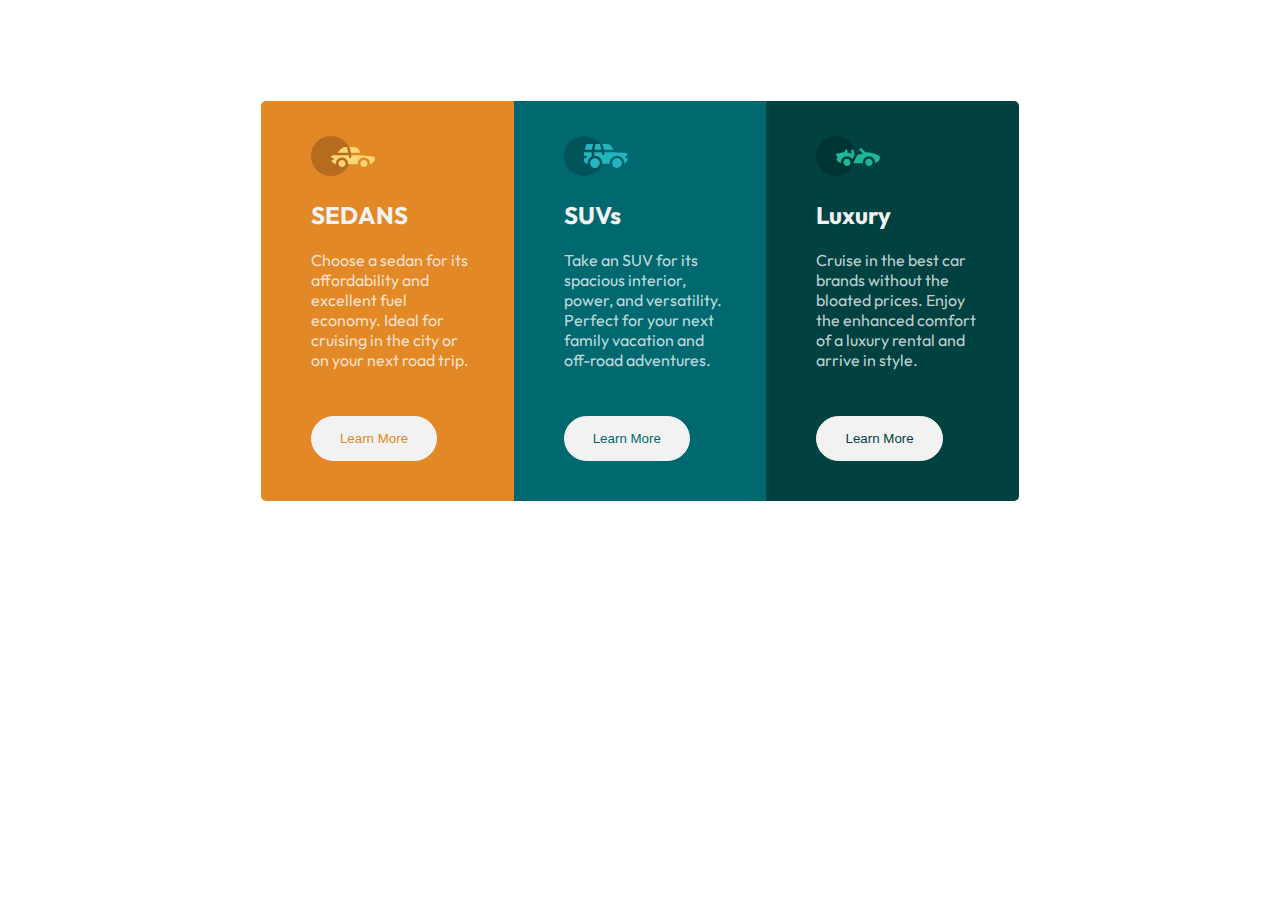
<file: 3-column-preview-card-component/index.html>
<!DOCTYPE html>
<html lang="en">
<head>
    <meta charset="UTF-8">
    <meta http-equiv="X-UA-Compatible" content="IE=edge">
    <meta name="viewport" content="width=device-width, initial-scale=1.0">
    <link rel="stylesheet" href="style.css">
    <title>3-column preview card component</title>
</head>
<body>
    <div class="container">
        <div class="column column__one">
            <div class="content">
                <img src="images/icon-sedans.svg" alt="">
                <h2>SEDANS</h2>
                <p>Choose a sedan for its affordability and excellent fuel economy. Ideal for cruising in the city 
                    or on your next road trip.
                </p>
                <button>Learn More</button>
            </div>
        </div>
        <div class="column column__two">
            <div class="content">
                <img src="images/icon-suvs.svg" alt="">
                <h2>SUVs</h2>
                <p>Take an SUV for its spacious interior, power, and versatility. Perfect for your next family vacation 
                    and off-road adventures.
                </p>
                <button>Learn More</button>
            </div>
        </div>
        <div class="column column__three">
            <div class="content">
                <img src="images/icon-luxury.svg" alt="">
                <h2>Luxury</h2>
                <p>Cruise in the best car brands without the bloated prices. Enjoy the enhanced comfort of a luxury 
                    rental and arrive in style.
                </p>
                <button>Learn More</button>
            </div>
        </div>
    </div>
</body>
</html>
</file>
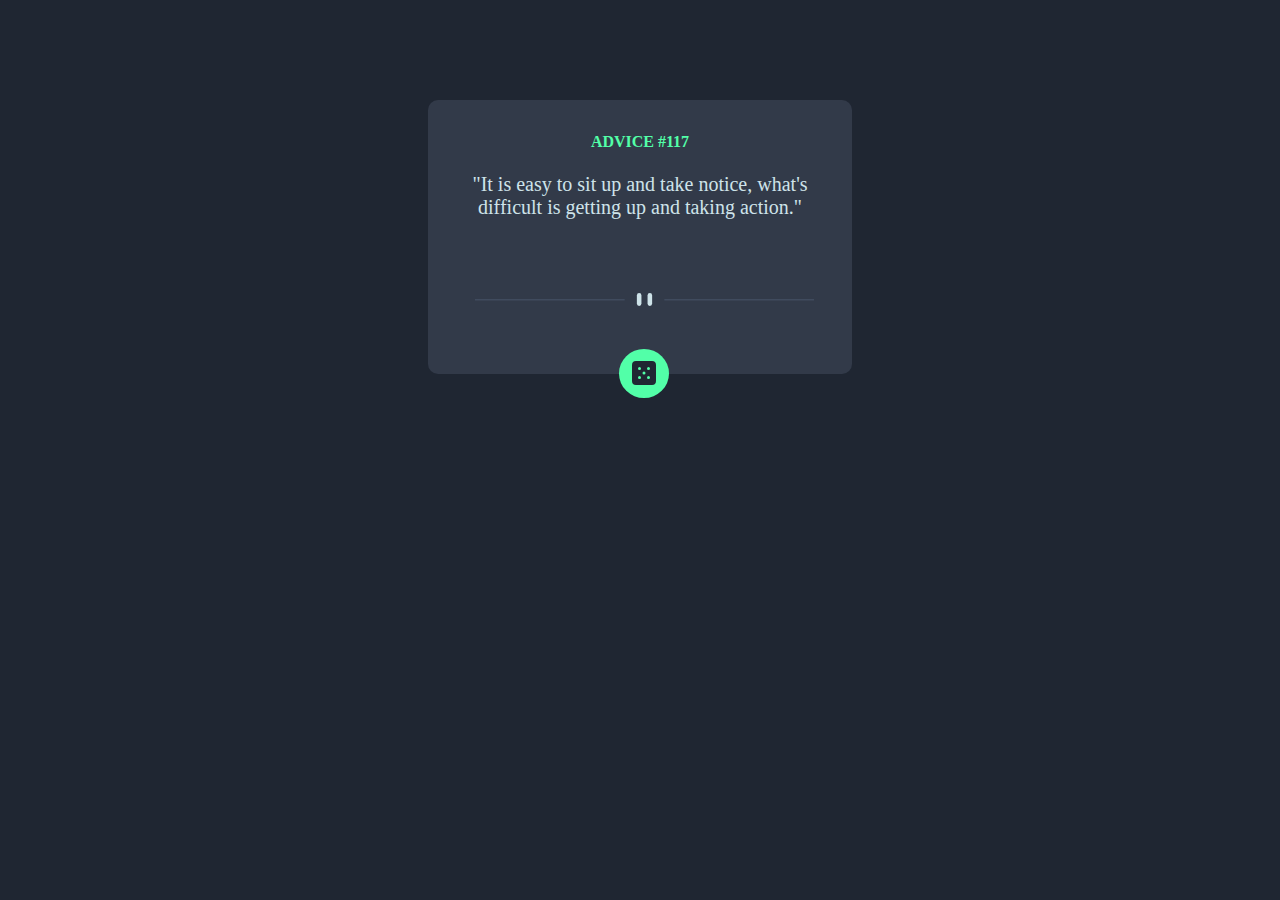
<file: advice-generator-app/index.html>
<!DOCTYPE html>
<html lang="en">
<head>
    <meta charset="UTF-8">
    <meta http-equiv="X-UA-Compatible" content="IE=edge">
    <meta name="viewport" content="width=device-width, initial-scale=1.0">
    <link rel="stylesheet" href="style.css">
    <title>Advice Generator</title>
</head>
<body>
    <div class="content">
        <h4 id="id">ADVICE #117</h4>
        <p id="advice">"It is easy to sit up and take notice, what's difficult is getting up and taking action."</p>
        <div class="divider">
            <img src="images/pattern-divider-desktop.svg" alt="">
        </div>
        <div class="dice" id="dice">
            <img  src="images/icon-dice.svg" alt="" srcset="">
        </div>
    </div>
    <script src="generate.js"></script>
</body>
</html>
</file>
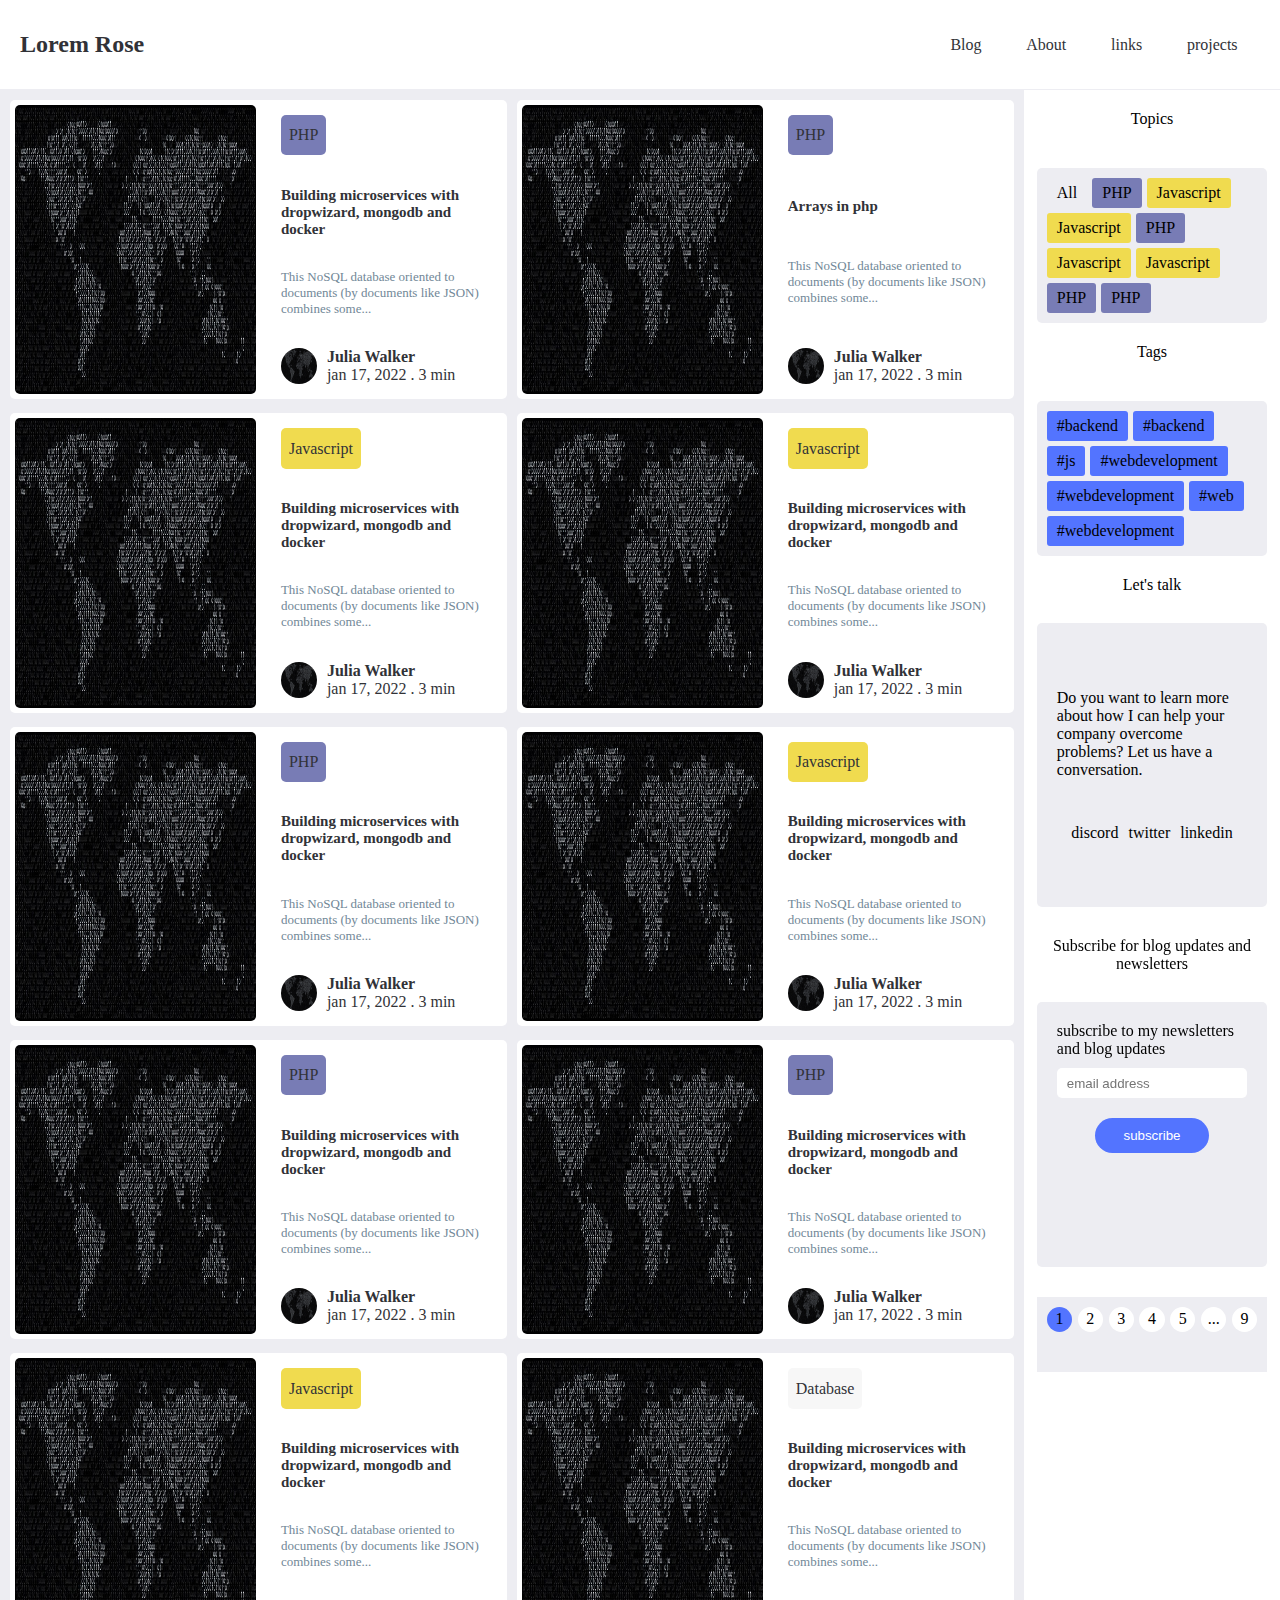
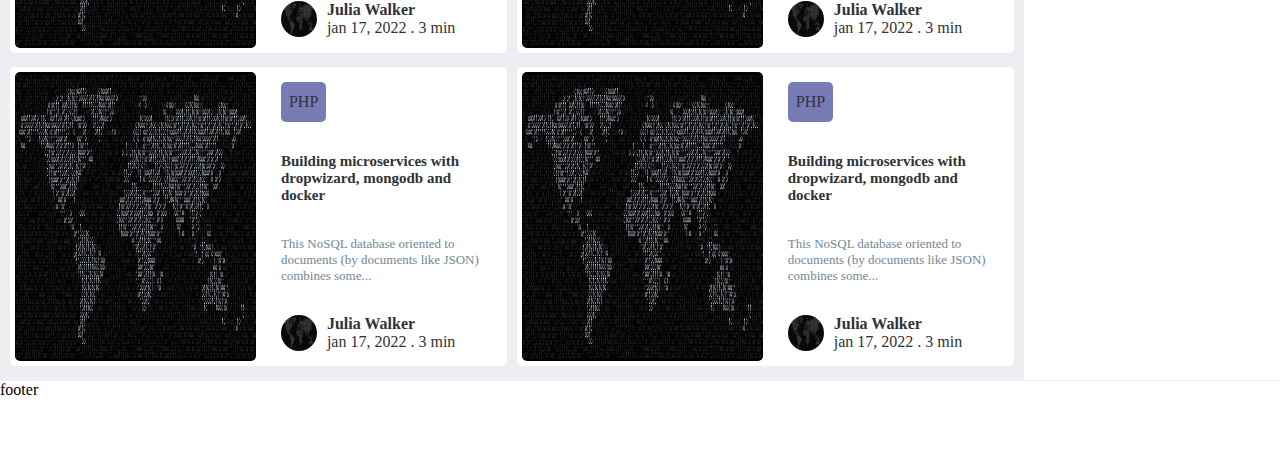
<file: blog-template/index.html>
<!DOCTYPE html>
<html lang="en">
  <head>
    <meta charset="UTF-8" />
    <meta http-equiv="X-UA-Compatible" content="IE=edge" />
    <meta name="viewport" content="width=device-width, initial-scale=1.0" />
    <link rel="stylesheet" href="style.css" />
    <title>Document</title>
  </head>
  <body class="light-theme">
    <header>
      <div class="header-left">
        <h2>Lorem Rose</h2>
      </div>
      <div class="header-right">
        <ul>
          <li>Blog</li>
          <li>About</li>
          <li>links</li>
          <li>projects</li>
        </ul>
      </div>
    </header>
    <div class="content">
      <div class="articles">
        <div class="article">
          <img
            src="assets/images/programming-world-map-on.jpg"
            width="100px"
            height="100px"
            alt=""
          />
          <div class="article-details">
            <div class="topic-name php"><span>PHP</span></div>
            <h2>Building microservices with dropwizard, mongodb and docker</h2>
            <p>
              This NoSQL database oriented to documents (by documents like JSON)
              combines some...
            </p>
            <div class="author-details">
              <img
                src="assets/images/programming-world-map-on.jpg"
                width="100px"
                height="100px"
                alt=""
              />
              <div class="author-name-time">
                <h4>Julia Walker</h4>
                <span>jan 17, 2022 . 3 min</span>
              </div>
            </div>
          </div>
        </div>
        <div class="article">
          <img
            src="assets/images/programming-world-map-on.jpg"
            width="100px"
            height="100px"
            alt=""
          />
          <div class="article-details">
            <div class="topic-name php"><span>PHP</span></div>
            <h2>Arrays in php</h2>
            <p>
              This NoSQL database oriented to documents (by documents like JSON)
              combines some...
            </p>
            <div class="author-details">
              <img
                src="assets/images/programming-world-map-on.jpg"
                width="100px"
                height="100px"
                alt=""
              />
              <div class="author-name-time">
                <h4>Julia Walker</h4>
                <span>jan 17, 2022 . 3 min</span>
              </div>
            </div>
          </div>
        </div>
        <div class="article">
          <img
            src="assets/images/programming-world-map-on.jpg"
            width="100px"
            height="100px"
            alt=""
          />
          <div class="article-details">
            <div class="topic-name js"><span>Javascript</span></div>
            <h2>Building microservices with dropwizard, mongodb and docker</h2>
            <p>
              This NoSQL database oriented to documents (by documents like JSON)
              combines some...
            </p>
            <div class="author-details">
              <img
                src="assets/images/programming-world-map-on.jpg"
                width="100px"
                height="100px"
                alt=""
              />
              <div class="author-name-time">
                <h4>Julia Walker</h4>
                <span>jan 17, 2022 . 3 min</span>
              </div>
            </div>
          </div>
        </div>
        <div class="article">
          <img
            src="assets/images/programming-world-map-on.jpg"
            width="100px"
            height="100px"
            alt=""
          />
          <div class="article-details">
            <div class="topic-name js"><span>Javascript</span></div>
            <h2>Building microservices with dropwizard, mongodb and docker</h2>
            <p>
              This NoSQL database oriented to documents (by documents like JSON)
              combines some...
            </p>
            <div class="author-details">
              <img
                src="assets/images/programming-world-map-on.jpg"
                width="100px"
                height="100px"
                alt=""
              />
              <div class="author-name-time">
                <h4>Julia Walker</h4>
                <span>jan 17, 2022 . 3 min</span>
              </div>
            </div>
          </div>
        </div>
        <div class="article">
          <img
            src="assets/images/programming-world-map-on.jpg"
            width="100px"
            height="100px"
            alt=""
          />
          <div class="article-details">
            <div class="topic-name php"><span>PHP</span></div>
            <h2>Building microservices with dropwizard, mongodb and docker</h2>
            <p>
              This NoSQL database oriented to documents (by documents like JSON)
              combines some...
            </p>
            <div class="author-details">
              <img
                src="assets/images/programming-world-map-on.jpg"
                width="100px"
                height="100px"
                alt=""
              />
              <div class="author-name-time">
                <h4>Julia Walker</h4>
                <span>jan 17, 2022 . 3 min</span>
              </div>
            </div>
          </div>
        </div>
        <div class="article">
          <img
            src="assets/images/programming-world-map-on.jpg"
            width="100px"
            height="100px"
            alt=""
          />
          <div class="article-details">
            <div class="topic-name js"><span>Javascript</span></div>
            <h2>Building microservices with dropwizard, mongodb and docker</h2>
            <p>
              This NoSQL database oriented to documents (by documents like JSON)
              combines some...
            </p>
            <div class="author-details">
              <img
                src="assets/images/programming-world-map-on.jpg"
                width="100px"
                height="100px"
                alt=""
              />
              <div class="author-name-time">
                <h4>Julia Walker</h4>
                <span>jan 17, 2022 . 3 min</span>
              </div>
            </div>
          </div>
        </div>
        <div class="article">
          <img
            src="assets/images/programming-world-map-on.jpg"
            width="100px"
            height="100px"
            alt=""
          />
          <div class="article-details">
            <div class="topic-name php"><span>PHP</span></div>
            <h2>Building microservices with dropwizard, mongodb and docker</h2>
            <p>
              This NoSQL database oriented to documents (by documents like JSON)
              combines some...
            </p>
            <div class="author-details">
              <img
                src="assets/images/programming-world-map-on.jpg"
                width="100px"
                height="100px"
                alt=""
              />
              <div class="author-name-time">
                <h4>Julia Walker</h4>
                <span>jan 17, 2022 . 3 min</span>
              </div>
            </div>
          </div>
        </div>

        <div class="article">
          <img
            src="assets/images/programming-world-map-on.jpg"
            width="100px"
            height="100px"
            alt=""
          />
          <div class="article-details">
            <div class="topic-name php"><span>PHP</span></div>
            <h2>Building microservices with dropwizard, mongodb and docker</h2>
            <p>
              This NoSQL database oriented to documents (by documents like JSON)
              combines some...
            </p>
            <div class="author-details">
              <img
                src="assets/images/programming-world-map-on.jpg"
                width="100px"
                height="100px"
                alt=""
              />
              <div class="author-name-time">
                <h4>Julia Walker</h4>
                <span>jan 17, 2022 . 3 min</span>
              </div>
            </div>
          </div>
        </div>
        <div class="article">
          <img
            src="assets/images/programming-world-map-on.jpg"
            width="100px"
            height="100px"
            alt=""
          />
          <div class="article-details">
            <div class="topic-name js"><span>Javascript</span></div>
            <h2>Building microservices with dropwizard, mongodb and docker</h2>
            <p>
              This NoSQL database oriented to documents (by documents like JSON)
              combines some...
            </p>
            <div class="author-details">
              <img
                src="assets/images/programming-world-map-on.jpg"
                width="100px"
                height="100px"
                alt=""
              />
              <div class="author-name-time">
                <h4>Julia Walker</h4>
                <span>jan 17, 2022 . 3 min</span>
              </div>
            </div>
          </div>
        </div>
        <div class="article">
          <img
            src="assets/images/programming-world-map-on.jpg"
            width="100px"
            height="100px"
            alt=""
          />
          <div class="article-details">
            <div class="topic-name"><span>Database</span></div>
            <h2>Building microservices with dropwizard, mongodb and docker</h2>
            <p>
              This NoSQL database oriented to documents (by documents like JSON)
              combines some...
            </p>
            <div class="author-details">
              <img
                src="assets/images/programming-world-map-on.jpg"
                width="100px"
                height="100px"
                alt=""
              />
              <div class="author-name-time">
                <h4>Julia Walker</h4>
                <span>jan 17, 2022 . 3 min</span>
              </div>
            </div>
          </div>
        </div>
        <div class="article">
          <img
            src="assets/images/programming-world-map-on.jpg"
            width="100px"
            height="100px"
            alt=""
          />
          <div class="article-details">
            <div class="topic-name php"><span>PHP</span></div>
            <h2>Building microservices with dropwizard, mongodb and docker</h2>
            <p>
              This NoSQL database oriented to documents (by documents like JSON)
              combines some...
            </p>
            <div class="author-details">
              <img
                src="assets/images/programming-world-map-on.jpg"
                width="100px"
                height="100px"
                alt=""
              />
              <div class="author-name-time">
                <h4>Julia Walker</h4>
                <span>jan 17, 2022 . 3 min</span>
              </div>
            </div>
          </div>
        </div>
        <div class="article">
          <img
            src="assets/images/programming-world-map-on.jpg"
            width="100px"
            height="100px"
            alt=""
          />
          <div class="article-details">
            <div class="topic-name php"><span>PHP</span></div>
            <h2>Building microservices with dropwizard, mongodb and docker</h2>
            <p>
              This NoSQL database oriented to documents (by documents like JSON)
              combines some...
            </p>
            <div class="author-details">
              <img
                src="assets/images/programming-world-map-on.jpg"
                width="100px"
                height="100px"
                alt=""
              />
              <div class="author-name-time">
                <h4>Julia Walker</h4>
                <span>jan 17, 2022 . 3 min</span>
              </div>
            </div>
          </div>
        </div>
      </div>
      <div class="sidebar">
        <div class="topics-head head">
          <span>Topics</span>
        </div>
        <div class="topics sidebar-item">
          <div class="topic-item">
            <span>All</span>
          </div>
          <div class="topic-item php">
            <span>PHP</span>
          </div>
          <div class="topic-item js">
            <span>Javascript</span>
          </div>
          <div class="topic-item js">
            <span>Javascript</span>
          </div>
          <div class="topic-item php">
            <span>PHP</span>
          </div>
          <div class="topic-item js">
            <span>Javascript</span>
          </div>
          <div class="topic-item js">
            <span>Javascript</span>
          </div>
          <div class="topic-item php">
            <span>PHP</span>
          </div>
          <div class="topic-item php">
            <span>PHP</span>
          </div>
        </div>
        <div class="tags-head head">
          <span>Tags</span>
        </div>
        <div class="tags sidebar-item">
          <div class="tag-item">
            <span>#backend</span>
          </div>
          <div class="tag-item">
            <span>#backend</span>
          </div>
          <div class="tag-item">
            <span>#js</span>
          </div>
          <div class="tag-item">
            <span>#webdevelopment</span>
          </div>
          <div class="tag-item">
            <span>#webdevelopment</span>
          </div>
          <div class="tag-item">
            <span>#web</span>
          </div>
          <div class="tag-item">
            <span>#webdevelopment</span>
          </div>
        </div>
        <div class="contact-head head">
          <span>Let's talk</span>
        </div>
        <div class="contact-me">
          <p>
            Do you want to learn more about how I can help your company overcome
            problems? Let us have a conversation.
          </p>
          <div class="contact-icons">
            <span>discord</span>
            <span>twitter</span>
            <span>linkedin</span>
          </div>
        </div>
        <div class="subscribe-sticky">
          <div class="newsletter-and-subscribe-head head">
            <span>Subscribe for blog updates and newsletters</span>
          </div>
          <div class="subscribe-form">
            <p>subscribe to my newsletters and blog updates</p>
            <form action="">
              <input type="email" placeholder="email address" />
              <button>subscribe</button>
            </form>
          </div>
          <div class="pagination">
            <div class="bar">
              <div class="pages">
                <span class="current">1</span>
                <span>2</span>
                <span>3</span>
                <span>4</span>
                <span>5</span>
                <span>...</span>
                <span>9</span>
              </div>
            </div>
          </div>
        </div>
      </div>
    </div>
    <div class="footer">footer</div>
  </body>
</html>
<!-- use skeleton for space -->
</file>
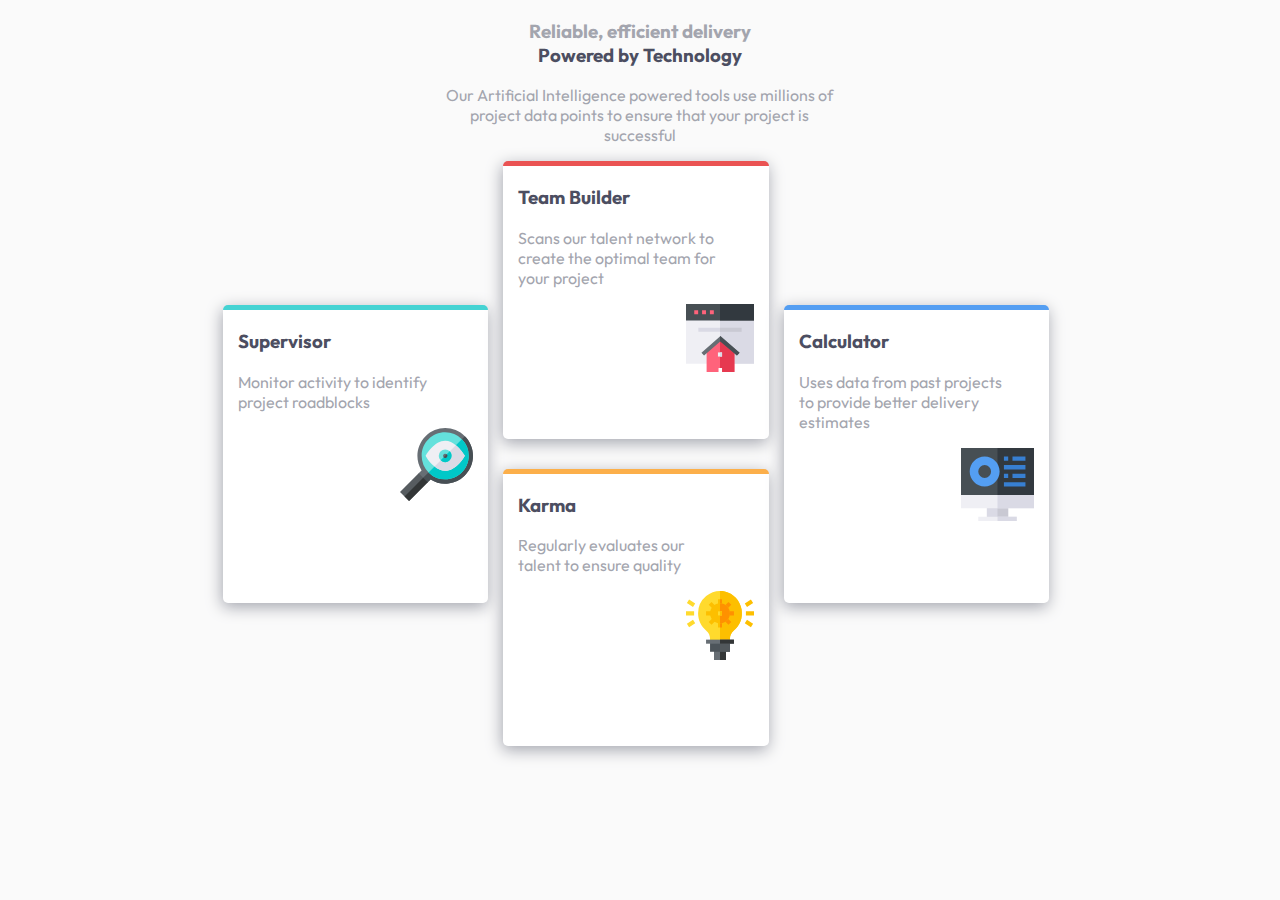
<file: four-card-feature-section/index.html>
<!DOCTYPE html>
<html lang="en">
<head>
    <meta charset="UTF-8">
    <meta http-equiv="X-UA-Compatible" content="IE=edge">
    <meta name="viewport" content="width=device-width, initial-scale=1.0">
    <link rel="stylesheet" href="style.css">
    <link rel="preconnect" href="https://fonts.googleapis.com">
    <link rel="preconnect" href="https://fonts.gstatic.com" crossorigin>
    <link href="https://fonts.googleapis.com/css2?family=Outfit&display=swap" rel="stylesheet">
    <title>Frontend Mentor | Four card feature section</title>
</head>
<body>
    <div class="top-text">
        <h3>Reliable, efficient delivery <br><span>Powered by Technology</span></h3>
        <p>Our Artificial Intelligence powered tools use millions of project data points 
            to ensure that your project is successful
        </p>
    </div>
    <div class="content">
        <div class="item1 item middle">
            <div class="text">
                <h3>Supervisor</h3>
                <p>Monitor activity to identify project roadblocks</p>
                
            </div>
            <img src="images/icon-supervisor.svg" alt="">
        </div>
        <div class="item2 item">
            <div class="item2__1 item2__item">
                <div class="text">
                    <h3>Team Builder</h3>
                    <p>Scans our talent network to create the optimal team for your project</p>
                    
                </div>
                <img src="images/icon-team-builder.svg" alt="">
            </div>
            <div class="item2__2 item2__item">
                <div class="text">
                    <h3>Karma</h3>
                    <p>Regularly evaluates our talent to ensure quality</p>
                    
                </div>
                <img src="images/icon-karma.svg" alt="">
            </div>
        </div>
        <div class="item3 item middle">
            <div class="text">
                <h3>Calculator</h3>
                <p>Uses data from past projects to provide better delivery estimates</p>
                
            </div>
            <img src="images/icon-calculator.svg" alt="">
        </div>
    </div>
</body>
</html>
</file>
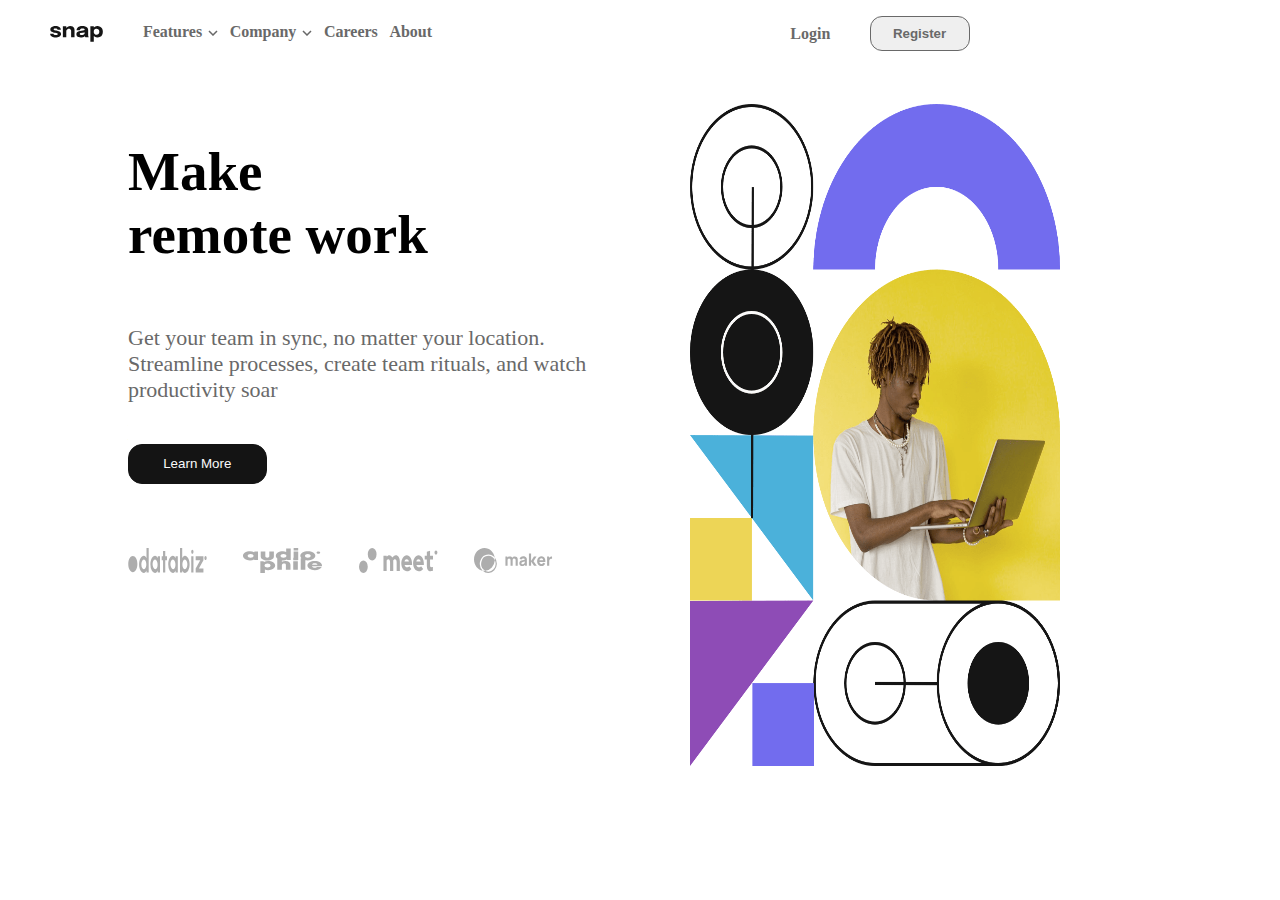
<file: intro-section-with-dropdown-navigation/index.html>
<!DOCTYPE html>
<html lang="en">
<head>
    <meta charset="UTF-8">
    <meta http-equiv="X-UA-Compatible" content="IE=edge">
    <meta name="viewport" content="width=device-width, initial-scale=1.0">
    <link rel="stylesheet" href="style.css">
    <title>Document</title>
</head>
<body id="body">
    <div class="header">
        
        <div class="left-header">
            <img src="images/logo.svg" alt="" class="logo">
            <ul class="left-ul hide show-menu" >
                <li><div class="nav">
                      <div class="hover flex-items" id="features-arrow">Features <img src="images/icon-arrow-down.svg" alt="" id="features-arrow-image"></div>
                      
                          <ul class="nav-div-flex features" id="features">
                              <li><div class="hidden-flex"> <img src="images/icon-todo.svg" alt=""> Todo List</div></li>
                              <li><div class="hidden-flex"> <img src="images/icon-calendar.svg" alt=""> Calender</div></li>
                              <li> <div class="hidden-flex"><img src="images/icon-reminders.svg" alt=""> Reminders</div></li>
                              <li><div class="hidden-flex"><img src="images/icon-planning.svg" alt=""> Planning</div></li>
                          </ul>
                      
                  </div>
                </li>
                <li><div class="nav">
                    <div class="hover flex-items" id="company-arrow">Company <img src="images/icon-arrow-down.svg" alt="" id="company-arrow-image"></div>
                        <ul class="nav-div-flex" id="company">
                            <li>History</li>
                            <li>Our Team</li>
                            <li>Blog</li>
                        </ul>
                    </div>
                </li>
                <li class="hover">Careers</li>
                <li class="hover">About</li>
            </ul>
        </div>
        <div class="right-header">
            
            <ul class="right-ul hide show-menu" >
                
                <li class="hover">Login</li>
                <li><button>Register</button></li>
            </ul>
        </div>
        
            <img src="images/icon-menu.svg" alt="" class="menu-icon" id="menu-icon">
        <div class="mobile-right-header" id="mobile-right-header">
            
            <div class="items" id="items-mobile">
                <ul>
                    <li><div class="hover flex-items" id="features-arrow-mobile">Features <img src="images/icon-arrow-down.svg" alt="" id="features-arrow-mobile-image"></div>
                        <div class="under-features" id="under-features">
                            <ul>
                                <li><div class="features-item"> <img src="images/icon-todo.svg" alt=""> Todo List</div></li>
                                <li><div class="features-item"> <img src="images/icon-calendar.svg" alt=""> Calender</div></li>
                                <li><div class="features-item"><img src="images/icon-reminders.svg" alt=""> Reminders</div></li>
                                <li><div class="features-item"><img src="images/icon-planning.svg" alt=""> Planning</div></li>
                            </ul>  
                        </div>

                    </li>    
                    <li><div class="hover flex-items" id="company-arrow-mobile">Company <img src="images/icon-arrow-down.svg" alt="" id="company-arrow-mobile-image"></div>
                        <div class="under-company" id="under-company">
                            <ul>
                                <li>History</li>
                                <li>Our Team</li>
                                <li>Blog</li>
                            </ul>
                        </div>
                    </li>
                    <li>Careers</li>
                    <li>About</li>
                </ul>
                
            </div>
            
        </div>
    </div>
    <div class="content">
        <div class="left">
            <h1>Make <br>remote work</h1>
            <p>Get your team in sync, no matter your location. Streamline processes, create team rituals, 
                and watch productivity soar
            </p>
            <button>Learn More</button>
            <div class="flex-items">
                <img src="images/client-databiz.svg" alt="">
                <img src="images/client-audiophile.svg" alt="">
                <img src="images/client-meet.svg" alt="">
                <img src="images/client-maker.svg" alt="">
            </div>
        </div>
        <div class="right">
            <img src="images/image-hero-desktop.png" alt="">
            
        </div>
    </div>
    <script src="toggle.js"></script>
</body>
</html>
</file>
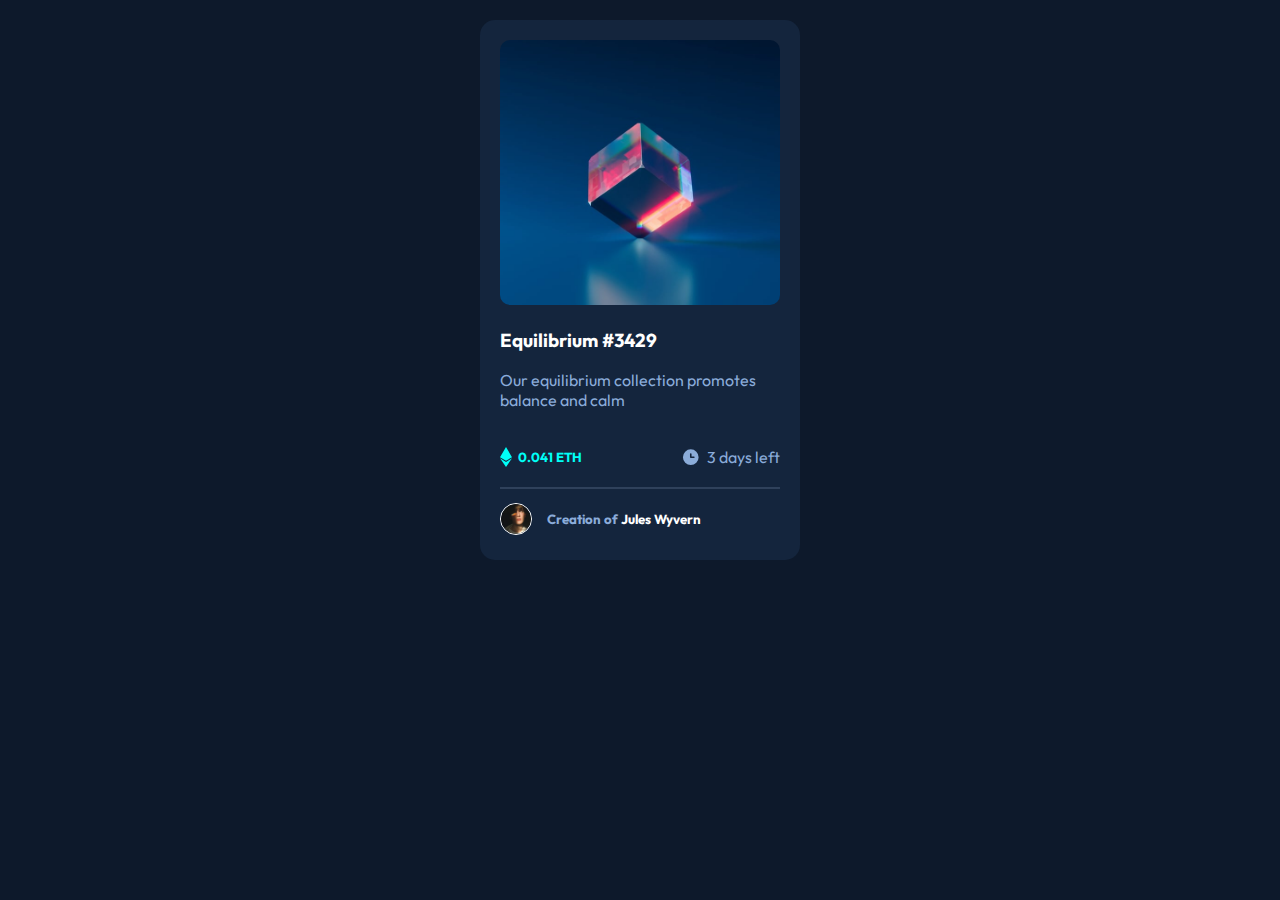
<file: nft-preview-card/index.html>
<!DOCTYPE html>
<html lang="en">
<head>
    <meta charset="UTF-8">
    <meta http-equiv="X-UA-Compatible" content="IE=edge">
    <meta name="viewport" content="width=device-width, initial-scale=1.0">
    <link rel="stylesheet" href="style.css">
    <title>NFT preview card component</title>
</head>
<body>
    <div class="container">
        <div class="image__nft">
            <img src="images/image-equilibrium.jpg" alt="">
        </div>
        <div class="text">
            <h3>Equilibrium #3429</h3>
            <p>Our equilibrium collection promotes balance and calm</p>
        </div>
        <div class="price-time-details">
            <div class="price">
                <img class="svg" src="images/icon-ethereum.svg" alt="">
                <h5>0.041 ETH</h5>
            </div>
            <div class="time">
                <img class="svg" src="images/icon-clock.svg" alt="">
                <p>3 days left</p>
            </div>
        </div>
        <div class="line"></div>
        <div class="creator">
            <img src="images/image-avatar.png" alt="">
            <h5><span>Creation of</span> <span class="creator-name">Jules Wyvern</span></h5>
        </div>
    </div>
</body>
</html>
</file>
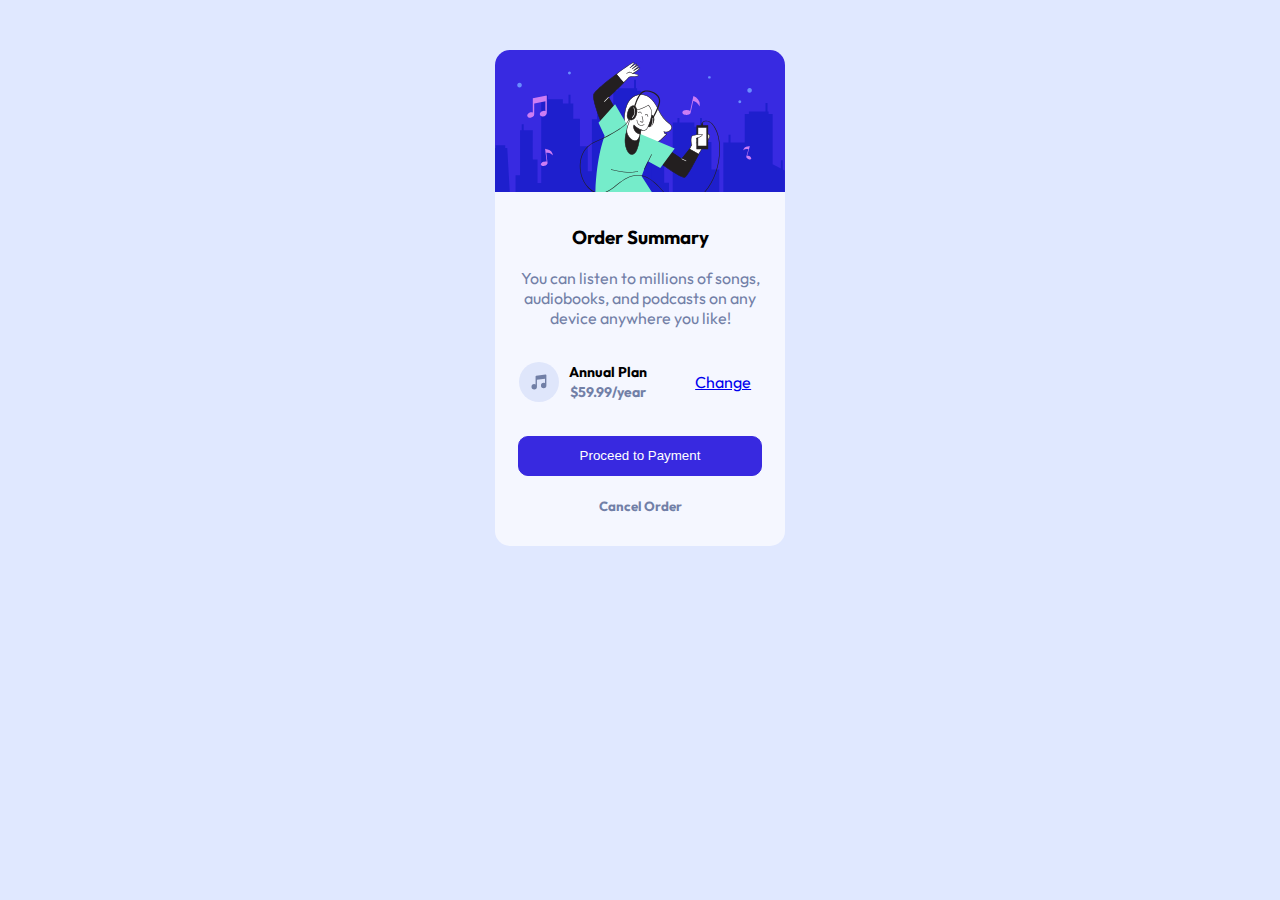
<file: order-summary-component/index.html>
<!DOCTYPE html>
<html lang="en">
<head>
    <meta charset="UTF-8">
    <meta http-equiv="X-UA-Compatible" content="IE=edge">
    <meta name="viewport" content="width=device-width, initial-scale=1.0">
    <link rel="stylesheet" href="style.css">
    <title>Order summary card</title>
</head>
<body>
    <div class="container">
        <img src="images/illustration-hero.svg" alt="">
        <div class="lower-text">
            <h3>Order Summary</h3>
            <p>You can listen to millions of songs,  audiobooks, and podcasts on any 
                device anywhere you like!
            </p>
            <div class="flex-items">
                <div class="flex-items2">
                    <img src="images/icon-music.svg" alt="">
                    
                        <h4>Annual Plan <br><span>$59.99/year</span> </h4>
                        
                </div>
                
                <a href="#">Change</a>
            </div>
            <div class="buttons">
                <button>Proceed to Payment</button>
                <h5>Cancel Order</h5>
            </div>
        </div>
    </div>
</body>
</html>
</file>
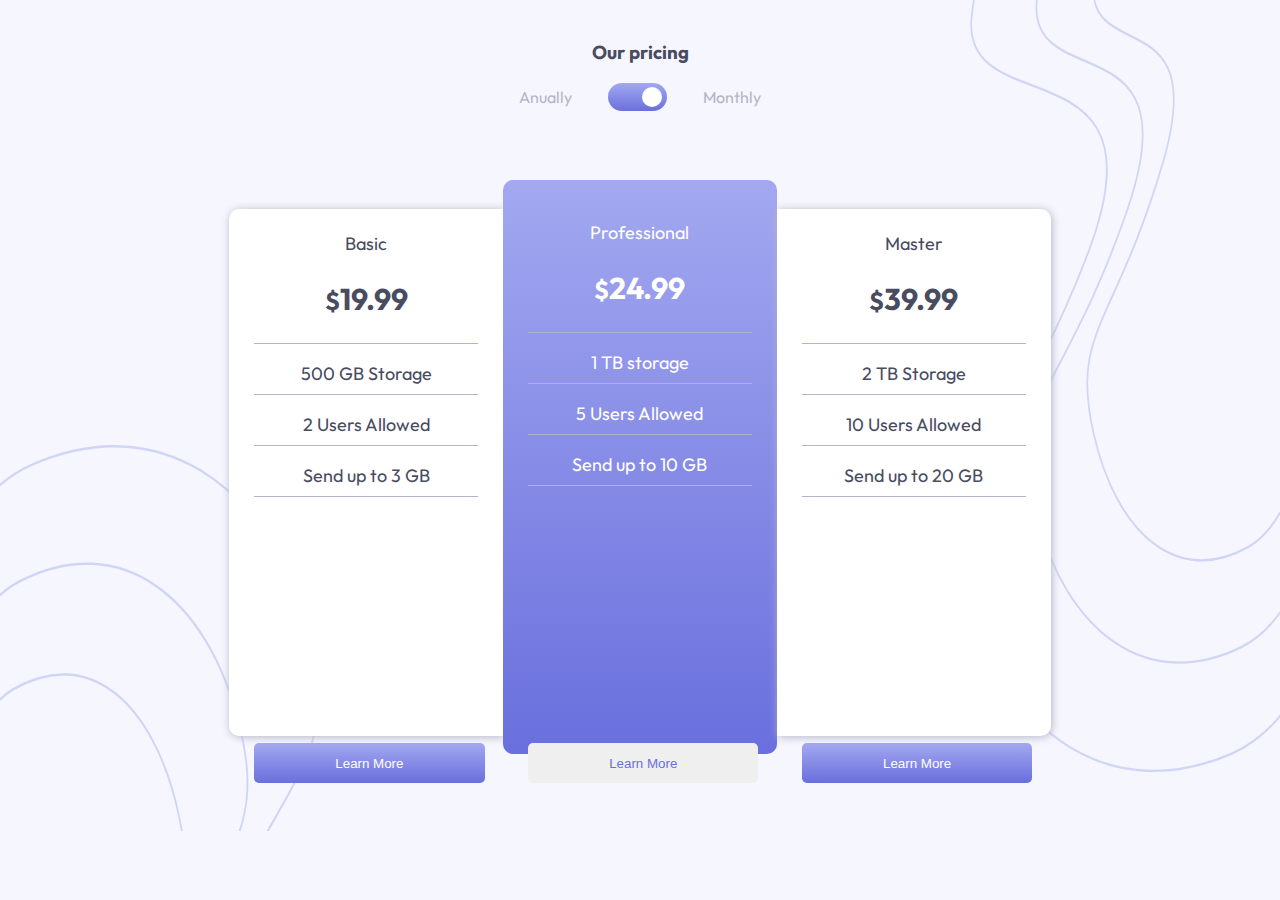
<file: pricing-component-with-toggle/index.html>
<!DOCTYPE html>
<html lang="en">
<head>
    <meta charset="UTF-8">
    <meta http-equiv="X-UA-Compatible" content="IE=edge">
    <meta name="viewport" content="width=device-width, initial-scale=1.0">
    <link rel="preconnect" href="https://fonts.googleapis.com">
<link rel="preconnect" href="https://fonts.gstatic.com" crossorigin>
<link href="https://fonts.googleapis.com/css2?family=Outfit&display=swap" rel="stylesheet">
    <link rel="stylesheet" href="style.css">
    <title>Pricing component with toggle</title>
</head>
<body>
    <div class="pricing">
        <h3>Our pricing</h3>
        <div class="button-toggle-component">
            <span>Anually</span>
            <div class="button" id="slide">
                <div class="sliding-circle" id="slide-circle"></div>
            </div>
            <span>Monthly</span>
        </div>
    </div>
    <div class="container">
        <div class="item item__one middle">
            <div class="content">
                <p>Basic</p>
                <h2 id="basic-price">$19.99</h2>
                <div class="details">
                    <div class="details__one top-border"><p>500 GB Storage</p></div>
                    <div class="details__one"><p>2 Users Allowed</p></div>
                    <div class="details__one"><p>Send up to 3 GB</p></div>
                </div>
                <button>Learn More</button>
            </div>
        </div>
        <div class="item item__two">
            <div class="content">
                <p>Professional</p>
                <h2 id="professional-price">$24.99</h2>
                <div class="details">
                    <div class="details__one top-border"><p>1 TB storage</p></div>
                    <div class="details__one"><p>5 Users Allowed</p></div>
                    <div class="details__one"><p>Send up to 10 GB</p></div>
                </div>
                <button>Learn More</button>
            </div>
        </div>
        <div class="item item__three middle">
            <div class="content">
                <p>Master</p>
                <h2 id="master-price">$39.99</h2>
                <div class="details">
                    <div class="details__one top-border"><p>2 TB Storage</p></div>
                    <div class="details__one"><p>10 Users Allowed</p></div>
                    <div class="details__one"><p>Send up to 20 GB</p></div>
                </div>
                <button>Learn More</button>
            </div>
        </div>
    </div>
    <script src="toogle.js"></script>
</body>
</html>
</file>
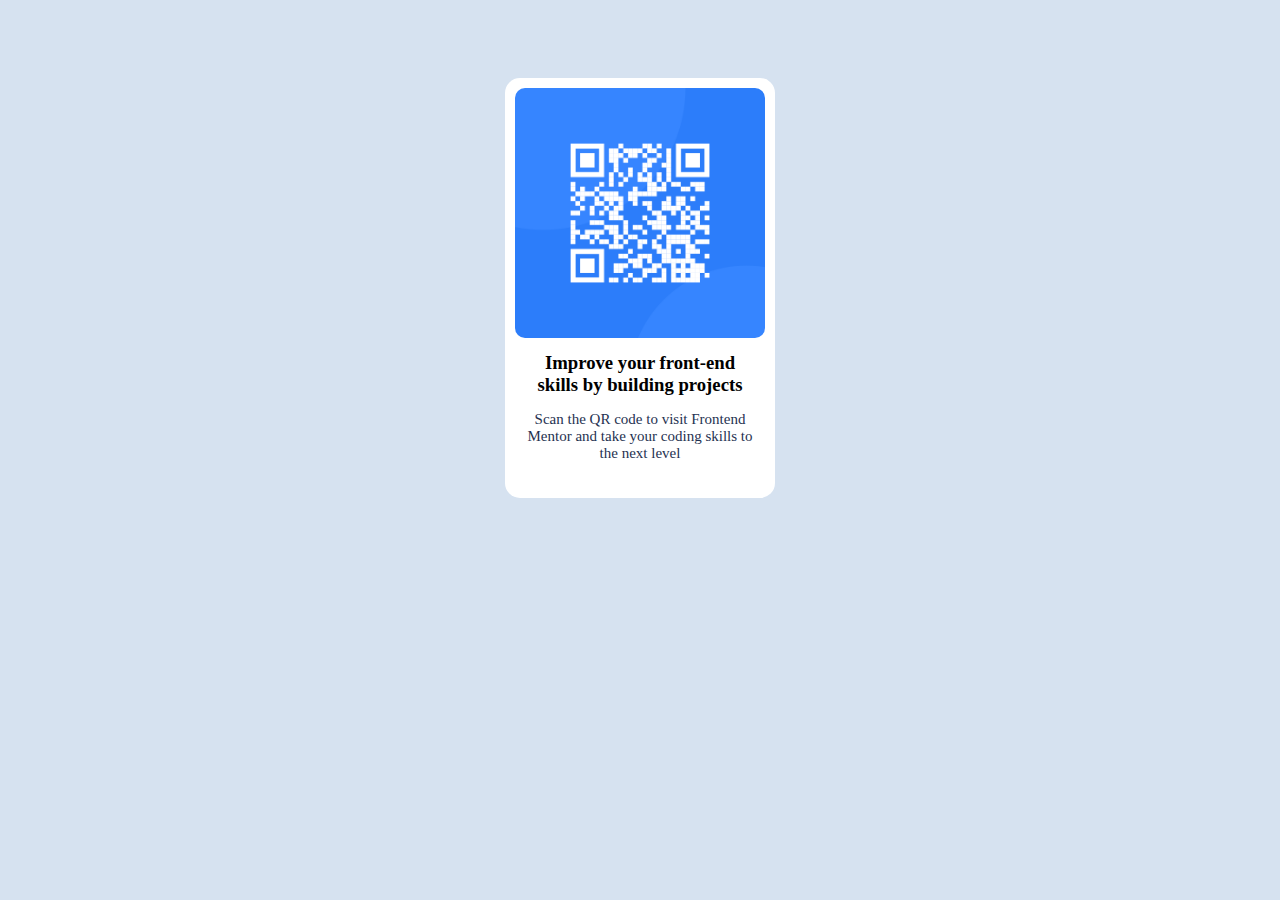
<file: qr-code-component/index.html>
<!DOCTYPE html>
<html lang="en">
<head>
    <meta charset="UTF-8">
    <meta http-equiv="X-UA-Compatible" content="IE=edge">
    <meta name="viewport" content="width=device-width, initial-scale=1.0">
    <link rel="stylesheet" href="style.css">
    <title>QR code component</title>
</head>
<body>
    <div class="container">
        <div class="qr-code-image">
            <img src="images/image-qr-code.png" alt="">
        </div>
        <div class="text">
            <h3>Improve your front-end skills by building projects</h3>
            <p>Scan the QR code to visit Frontend Mentor and take your coding skills to the next level</p>
        </div>
    </div>
</body>
</html>
</file>
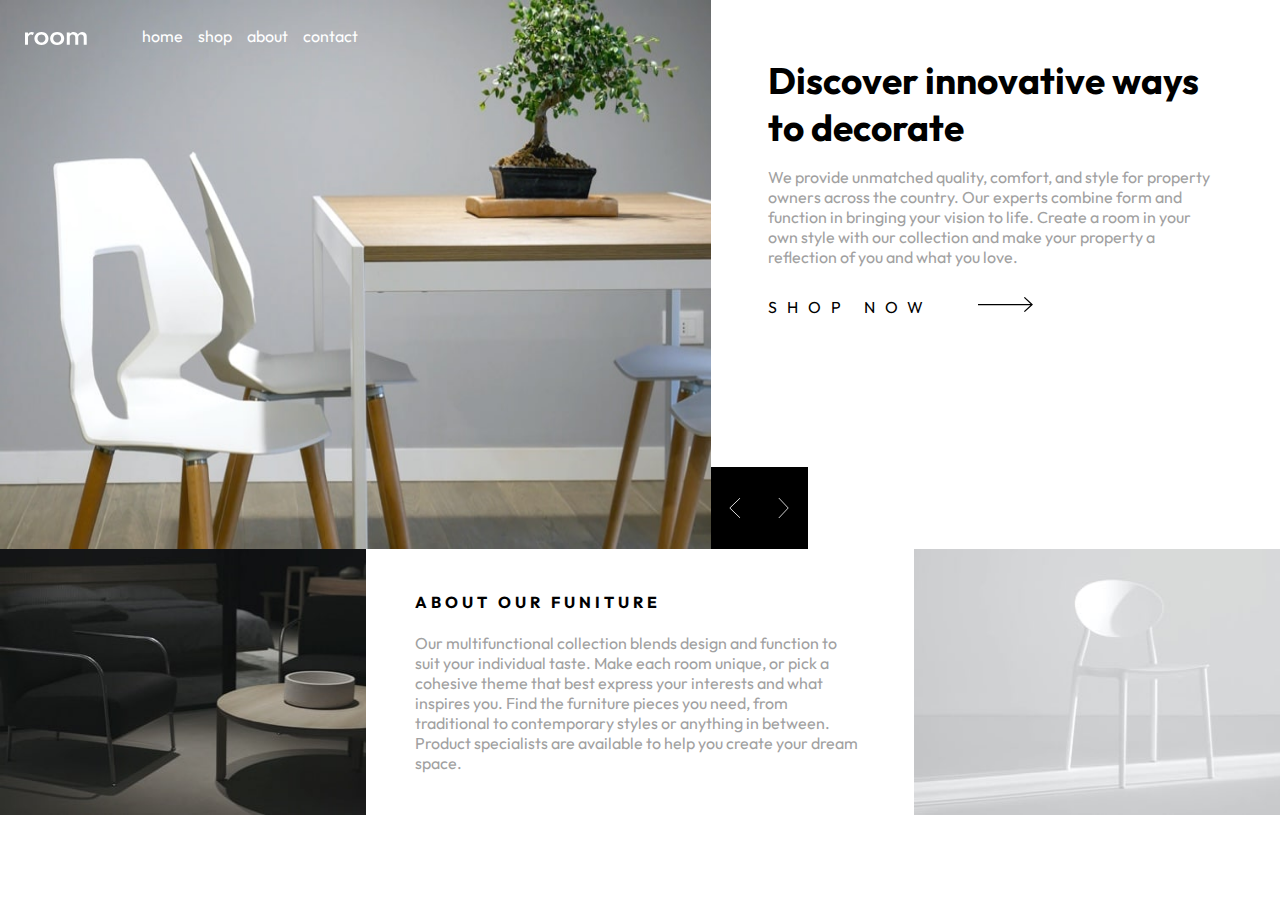
<file: room-homepage/index.html>
<!DOCTYPE html>
<html lang="en">
<head>
    <meta charset="UTF-8">
    <meta http-equiv="X-UA-Compatible" content="IE=edge">
    <meta name="viewport" content="width=device-width, initial-scale=1.0">
    <title>Document</title>
    <link rel="stylesheet" href="style.css">
    <link rel="preconnect" href="https://fonts.googleapis.com">
    <link rel="preconnect" href="https://fonts.gstatic.com" crossorigin>
    <link href="https://fonts.googleapis.com/css2?family=Outfit&display=swap" rel="stylesheet">
</head>
<body id="body">
    <div class="item item1" id="slide-image">
        <div class="mobile-header">
            <img src="images/icon-hamburger.svg" alt="" id="open-menu">
            <img src="images/logo.svg" alt="">
        </div>
        <div class="mobile-nav" id="mobile-nav">
            <img src="images/icon-close.svg" alt="" id="close-menu">
            <ul>
                <li>home</li>
                <li>shop</li>
                <li>about</li>
                <li>contact</li>
            </ul>
        </div>
        <div class="header">
            <img src="images/logo.svg" alt="">
            <ul>
                <li>home</li>
                <li>shop</li>
                <li>about</li>
                <li>contact</li>
            </ul>
        </div>
    </div>
    <div class="item item2">
        <div class="content">
            <h2 id="slide-heading">Discover innovative ways to decorate</h2>
            <p id="slide-paragraph">We provide unmatched quality, comfort, and style for property owners across the country. 
                Our experts combine form and function in bringing your vision to life. Create a room in your 
                own style with our collection and make your property a reflection of you and what you love.
            </p>
            <div class="shop-arrow">
                <span>SHOP NOW</span>
                <img src="images/icon-arrow.svg" alt="">
            </div>
        </div>
            <div class="arrows">
                <div class="left arrow" id="back-slide">
                    <img src="images/icon-angle-left.svg" alt="">
                </div>
                <div class="right arrow" id="forward-slide">
                    <img src="images/icon-angle-right.svg" alt="">
                </div>
            </div>
    </div>
    <div class="item item3">
        <div class="left item3-content">
        </div>
        <div class="middle item3-content">
            <h4>ABOUT OUR FUNITURE</h4>
            <p>  Our multifunctional collection blends design and function to suit your individual taste.
                Make each room unique, or pick a cohesive theme that best express your interests and what
                inspires you. Find the furniture pieces you need, from traditional to contemporary styles
                or anything in between. Product specialists are available to help you create your dream space.
            </p>
        </div>
        <div class="right item3-content">

        </div>
    </div>
    <script src="slide.js"></script>
</body>
</html>
</file>
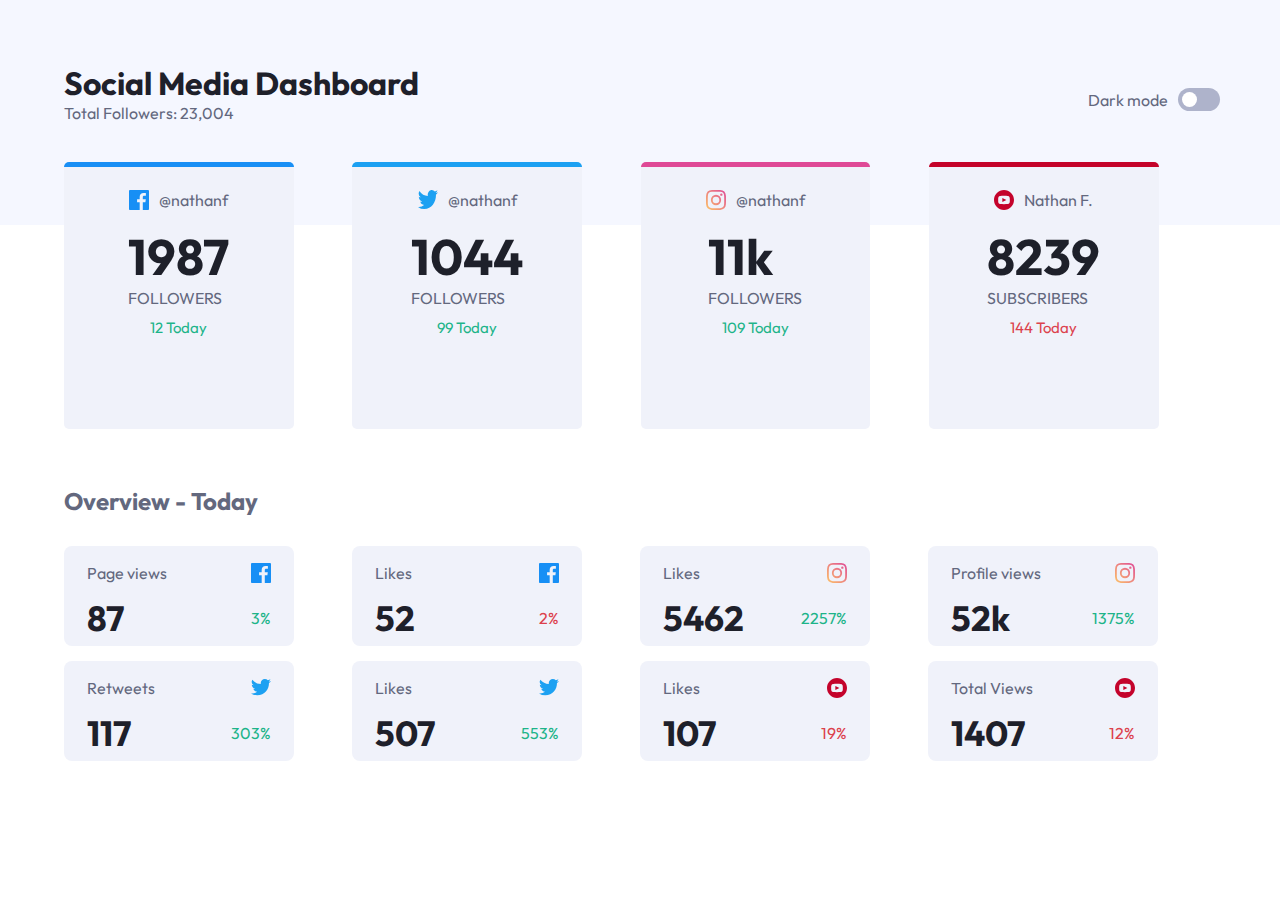
<file: social-media-dashboard-with-theme-switcher/index.html>
<!DOCTYPE html>
<html lang="en">
<head>
    <meta charset="UTF-8">
    <meta http-equiv="X-UA-Compatible" content="IE=edge">
    <meta name="viewport" content="width=device-width, initial-scale=1.0">
    <link rel="preconnect" href="https://fonts.googleapis.com">
    <link rel="preconnect" href="https://fonts.gstatic.com" crossorigin>
    <link href="https://fonts.googleapis.com/css2?family=Outfit&display=swap" rel="stylesheet">
    <link rel="stylesheet" href="style.css">
    <title>Document</title>
</head>
<body id="body">
    <!-- header-dark  -->
    <div class="header header-light" id="class_to_change-1">  
        <div class="left">
            <h1>Social Media Dashboard</h1>
            <span>Total Followers: 23,004</span>
        </div>
        <div class="right">
             <span>Dark mode</span>
            <div class="slide" id="toogle-button">
                <div class="sliding-circle" id="sliding-circle">
                </div>
            </div>
        </div>
    </div>
    <div class="social-details  social-details-light" id="class_to_change-2">
        <div class="followers">
            <div class="item facebook">
                <div class="contents">
                    <div class="handle">
                        <img src="images/icon-facebook.svg" alt="">
                        <span>@nathanf</span>
                    </div>
                    <div class="followers-num">
                        <h2>1987</h2>
                        <span>FOLLOWERS</span>
                    </div>
                    <div class="gain">
                        <span class="percentage-gain">12 Today</span>
                    </div>
                </div>
            </div>
            <div class="item twitter">
                <div class="contents">
                    <div class="handle">
                        <img src="images/icon-twitter.svg" alt="">
                        <span>@nathanf</span>
                    </div>
                    <div class="followers-num">
                        <h2>1044</h2>
                        <span>FOLLOWERS</span>
                    </div>
                    <div class="gain">
                        <span class="percentage-gain">99 Today</span>
                    </div>
                </div>
            </div>
            <div class="item instagram">
                <div class="contents">
                    <div class="handle">
                        <img src="images/icon-instagram.svg" alt="">
                        <span>@nathanf</span>
                    </div>
                    <div class="followers-num">
                        <h2>11k</h2>
                        <span>FOLLOWERS</span>
                    </div>
                    <div class="gain">
                        <span class="percentage-gain">109 Today</span>
                    </div>
                </div>
            </div>
            <div class="item youtube">
                <div class="contents">
                    <div class="handle">
                        <img src="images/icon-youtube.svg" alt="">
                        <span>Nathan F.</span>
                    </div>
                    <div class="followers-num">
                        <h2>8239</h2>
                        <span>SUBSCRIBERS</span>
                    </div>
                    <div class="gain">
                        <span class="follower-decrease">144 Today</span>
                    </div>
                </div>
            </div>
        </div>
        <h2  class="middle-">Overview - Today</h2>
        <div class="post-engagements">
            <div class="item-post facebook-post">
                <div class="post-contents">
                    <div class="top">
                        <span class="saturated-blue">Page views</span>
                        <img src="images/icon-facebook.svg" alt="">
                    </div>
                    <div class="bottom">
                        <h2>87</h2>
                        <span class="percentage-gain">3%</span>
                    </div>
                </div>
            </div>
            <div class="item-post facebook-post">
                <div class="post-contents">
                    <div class="top">
                        <span class="saturated-blue">Likes</span>
                        <img src="images/icon-facebook.svg" alt="">
                    </div>
                    <div class="bottom">
                        <h2>52</h2>
                        <span class="percentage-loss">2%</span>
                    </div>
                </div>
            </div>
            <div class="item-post instagram-post">
                <div class="post-contents">
                    <div class="top">
                        <span class="saturated-blue">Likes</span>
                        <img src="images/icon-instagram.svg" alt="">
                    </div>
                    <div class="bottom">
                        <h2>5462</h2>
                        <span class="percentage-gain">2257%</span>
                    </div>
                </div>
            </div>
            <div class="item-post instagram-post">
                <div class="post-contents">
                    <div class="top">
                        <span class="saturated-blue">Profile views</span>
                        <img src="images/icon-instagram.svg" alt="">
                    </div>
                    <div class="bottom">
                        <h2>52k</h2>
                        <span class="percentage-gain">1375%</span>
                    </div>
                </div>
            </div>
            <div class="item-post twitter-post">
                <div class="post-contents">
                    <div class="top">
                        <span class="saturated-blue">Retweets</span>
                        <img src="images/icon-twitter.svg" alt="">
                    </div>
                    <div class="bottom">
                        <h2>117</h2>
                        <span class="percentage-gain">303%</span>
                    </div>
                </div>
            </div>
            <div class="item-post twitter-post">
                <div class="post-contents">
                    <div class="top">
                        <span class="saturated-blue">Likes</span>
                        <img src="images/icon-twitter.svg" alt="">
                    </div>
                    <div class="bottom">
                        <h2>507</h2>
                        <span class="percentage-gain">553%</span>
                    </div>
                </div>
            </div>
            <div class="item-post youtube-post">
                <div class="post-contents">
                    <div class="top">
                        <span class="saturated-blue">Likes</span>
                        <img src="images/icon-youtube.svg" alt="">
                    </div>
                    <div class="bottom">
                        <h2>107</h2>
                        <span class="percentage-loss">19%</span>
                    </div>
                </div>         
            </div>
            <div class="item-post youtube-post">
                <div class="post-contents">
                    <div class="top">
                        <span class="saturated-blue">Total Views</span>
                        <img src="images/icon-youtube.svg" alt="">
                    </div>
                    <div class="bottom">
                        <h2>1407</h2>
                        <span class="percentage-loss">12%</span>
                    </div>
                </div>
            </div>
        </div>
    </div>
    <script src="toogle.js"></script>
</body>
</html>
</file>
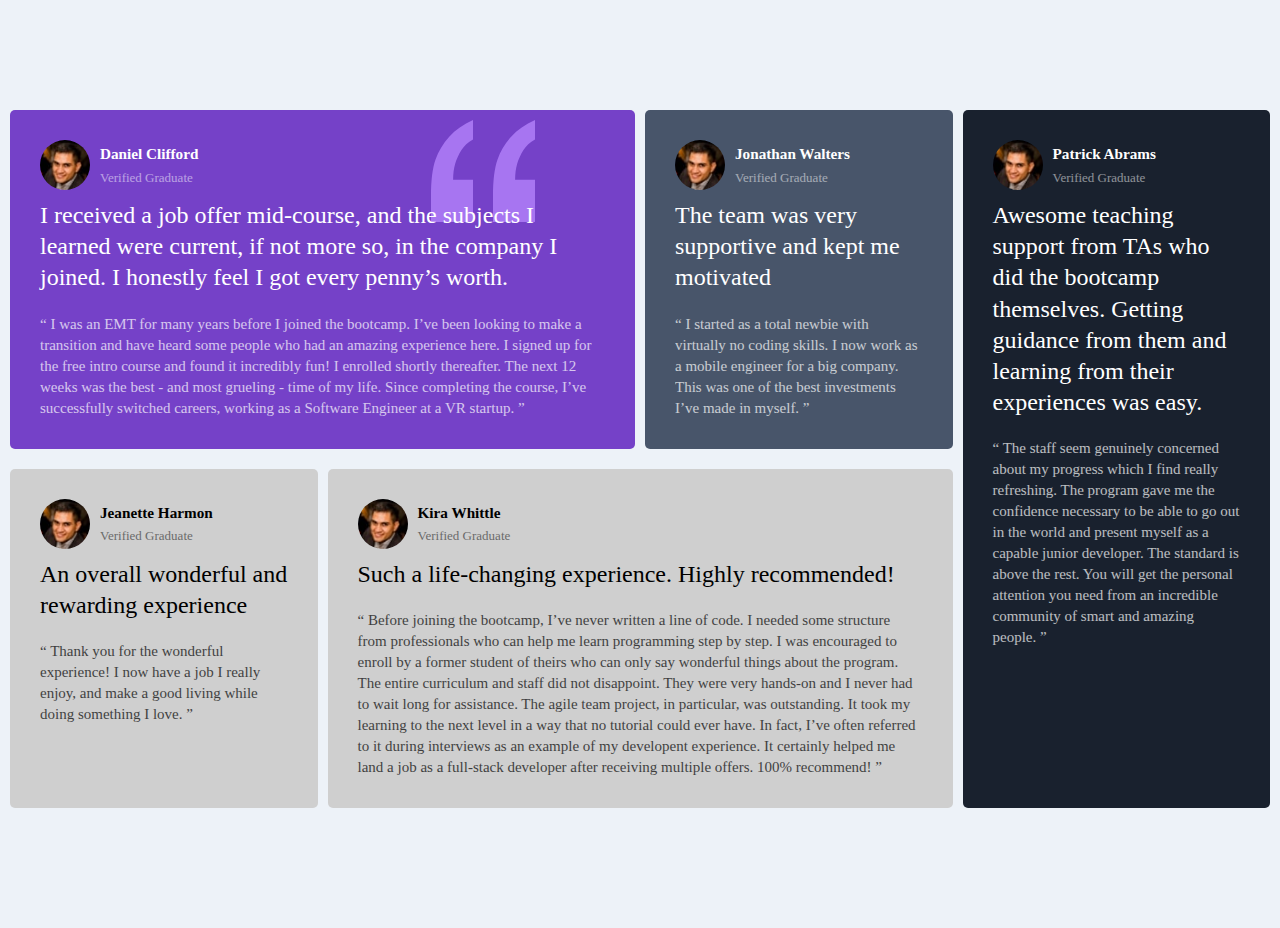
<file: testimonial-grid/index.html>
<!DOCTYPE html>
<html lang="en">
<head>
    <meta charset="UTF-8">
    <meta http-equiv="X-UA-Compatible" content="IE=edge">
    <link rel="stylesheet" href="index.css">
    <meta name="viewport" content="width=device-width, initial-scale=1.0">
    <title>Document</title>
</head>
<body>
    <div class="container">
        <div class="card card__bg-purple">
            <div class="details">
                <img src="./images/image-daniel.jpg" alt="" srcset="">
                <div class="text">
                    <h3>Daniel Clifford</h3>
                    <p>Verified Graduate</p>
                </div>
            </div>
            <div class="qoute">
                <div class="big-qoute">
                    <p>I received a job offer mid-course, and the subjects I learned were current, if not more so, 
                        in the company I joined. I honestly feel I got every penny’s worth.
                    </p>
                </div>
                <div class="small-qoute">
                    <p> “ I was an EMT for many years before I joined the bootcamp. I’ve been looking to make a 
                        transition and have heard some people who had an amazing experience here. I signed up 
                        for the free intro course and found it incredibly fun! I enrolled shortly thereafter. 
                        The next 12 weeks was the best - and most grueling - time of my life. Since completing 
                        the course, I’ve successfully switched careers, working as a Software Engineer at a VR startup. ”</p>
                </div>
            </div>
        </div>

        <div class="card card__bg-grayish_blue">
            <div class="details">
                <img src="./images/image-daniel.jpg" alt="" srcset="">
                <div class="text">
                    <h3>Jonathan Walters</h3>
                    <p>Verified Graduate</p>
                </div>
            </div>
            <div class="qoute">
                <div class="big-qoute">
                    <p>The team was very supportive and kept me motivated</p>
                </div>
                <div class="small-qoute">
                    <p>“ I started as a total newbie with virtually no coding skills. I now work as a mobile engineer 
                        for a big company. This was one of the best investments I’ve made in myself. ”</p>
                </div>
            </div>
        </div>
        <div class="card card__white fwhite">
            <div class="details">
                <img src="./images/image-daniel.jpg" alt="" srcset="">
                <div class="text">
                    <h3>Jeanette Harmon</h3>
                    <p>Verified Graduate</p>
                </div>
            </div>
            <div class="qoute">
                <div class="big-qoute">
                    <p>An overall wonderful and rewarding experience</p>
                </div>
                <div class="small-qoute">
                    <p>  “ Thank you for the wonderful experience! I now have a job I really enjoy, and make a good living 
                        while doing something I love. ”</p>
                </div>
            </div>
        </div>
        <div class="card card__blackish_blue">
            <div class="details">
                <img src="./images/image-daniel.jpg" alt="" srcset="">
                <div class="text">
                    <h3>Patrick Abrams</h3>
                    <p>Verified Graduate</p>
                </div>
            </div>
            <div class="qoute">
                <div class="big-qoute">
                    <p>Awesome teaching support from TAs who did the bootcamp themselves. Getting guidance from them and 
                        learning from their experiences was easy.
                    </p>
                </div>
                <div class="small-qoute">
                    <p>“ The staff seem genuinely concerned about my progress which I find really refreshing. The program 
                        gave me the confidence necessary to be able to go out in the world and present myself as a capable 
                        junior developer. The standard is above the rest. You will get the personal attention you need from 
                        an incredible community of smart and amazing people. ”</p>
                </div>
            </div>
        </div>
        <div class="card card__white gwhite">
            <div class="details">
                <img src="./images/image-daniel.jpg" alt="" srcset="">
                <div class="text">
                    <h3>Kira Whittle</h3>
                    <p>Verified Graduate</p>
                </div>
            </div>
            <div class="qoute">
                <div class="big-qoute">
                    <p>Such a life-changing experience. Highly recommended!
                    </p>
                </div>
                <div class="small-qoute">
                    <p>  “ Before joining the bootcamp, I’ve never written a line of code. I needed some structure from 
                        professionals who can help me learn programming step by step. I was encouraged to enroll by a former 
                        student of theirs who can only say wonderful things about the program. The entire curriculum and staff 
                        did not disappoint. They were very hands-on and I never had to wait long for assistance. The agile team 
                        project, in particular, was outstanding. It took my learning to the next level in a way that no tutorial 
                        could ever have. In fact, I’ve often referred to it during interviews as an example of my developent 
                        experience. It certainly helped me land a job as a full-stack developer after receiving multiple offers. 
                        100% recommend! ”</p>
                </div>
            </div>
        </div>
    </div>
</body>
</html>
</file>
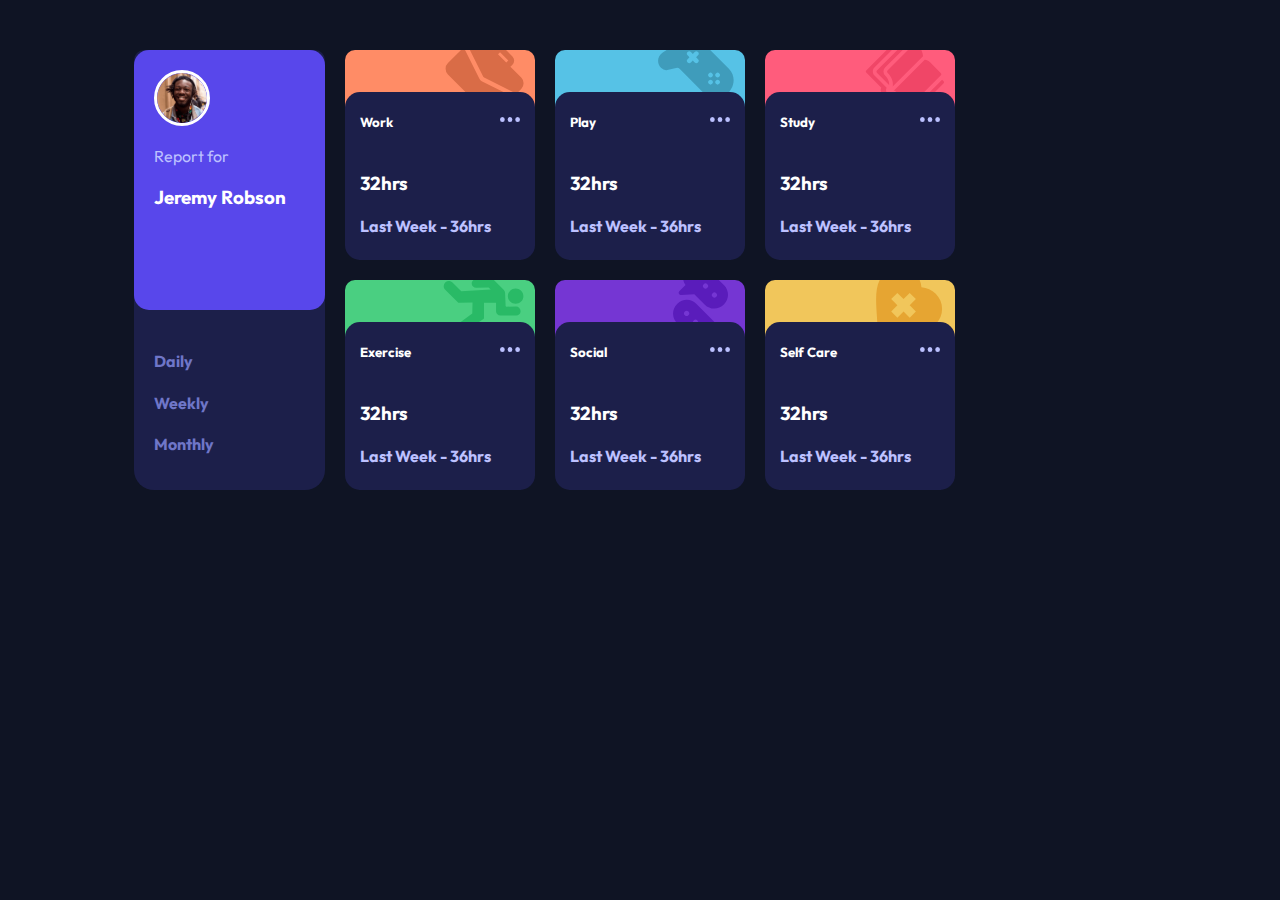
<file: time-tracking-dashboard/index.html>
<!DOCTYPE html>
<html lang="en">
<head>
    <meta charset="UTF-8">
    <meta http-equiv="X-UA-Compatible" content="IE=edge">
    <meta name="viewport" content="width=device-width, initial-scale=1.0">
    <link rel="stylesheet" href="style.css">
    <link rel="preconnect" href="https://fonts.googleapis.com">
<link rel="preconnect" href="https://fonts.gstatic.com" crossorigin>
<link href="https://fonts.googleapis.com/css2?family=Outfit&display=swap" rel="stylesheet">
    <title>Time tracking dashboard</title>
</head>
<body>
    <div class="container">
        <div class="grid grid1">
            <div class="major-overlap">
                <img src="images/image-jeremy.png" alt="">
                <div class="txt">
                    <div class="flex-item-major-overlap">
                        <p>Report for</p>
                        <h3>Jeremy Robson</h3>
                    </div>
                </div>
            </div>
            <div class="time-frame">
                <h4>Daily</h4>
                <h4>Weekly</h4>
                <h4>Monthly</h4>
            </div>
        </div>
        <div class="grid grid2 grid-mobile">
            <div class="overlap">
                <div class="overlap-content">
                    <div class="flex-items">
                        <h5>Work</h5>
                        <img src="images/icon-ellipsis.svg" alt="">
                    </div>
                    <div class="flex-items2">
                        <h3>32hrs</h3>
                        <h4>Last Week - 36hrs</h4>
                    </div>
                </div>
            </div>
        </div>
        <div class="grid grid3 grid-mobile">
            <div class="overlap">
                <div class="overlap-content">
                    <div class="flex-items">
                        <h5>Play</h5>
                        <img src="images/icon-ellipsis.svg" alt="">
                    </div>
                    <div class="flex-items2">
                        <h3>32hrs</h3>
                        <h4>Last Week - 36hrs</h4>
                    </div>
                </div>
            </div>
        </div>
        <div class="grid grid4 grid-mobile">
            <div class="overlap">
                <div class="overlap-content">
                    <div class="flex-items">
                        <h5>Study</h5>
                        <img src="images/icon-ellipsis.svg" alt="">
                    </div>
                    <div class="flex-items2">
                        <h3>32hrs</h3>
                        <h4>Last Week - 36hrs</h4>
                    </div>
                </div>
            </div>
        </div>
        <div class="grid grid5 grid-mobile">
            <div class="overlap">
                <div class="overlap-content">
                    <div class="flex-items">
                        <h5>Exercise</h5>
                        <img src="images/icon-ellipsis.svg" alt="">
                    </div>
                    <div class="flex-items2">
                        <h3>32hrs</h3>
                        <h4>Last Week - 36hrs</h4>
                    </div>
                </div>
            </div>
        </div>
        <div class="grid grid6 grid-mobile">
            <div class="overlap">
                <div class="overlap-content">
                    <div class="flex-items">
                        <h5>Social</h5>
                        <img src="images/icon-ellipsis.svg" alt="">
                    </div>
                    <div class="flex-items2">
                        <h3>32hrs</h3>
                        <h4>Last Week - 36hrs</h4>
                    </div>
                </div>
            </div>
        </div>
        <div class="grid grid7 grid-mobile">
            <div class="overlap">
                <div class="overlap-content">
                    <div class="flex-items">
                        <h5>Self Care</h5>
                        <img src="images/icon-ellipsis.svg" alt="">
                    </div>
                    <div class="flex-items2">
                        <h3>32hrs</h3>
                        <h4>Last Week - 36hrs</h4>
                    </div>
                </div>
            </div>
        </div>
    </div>
</body>
</html>
</file>
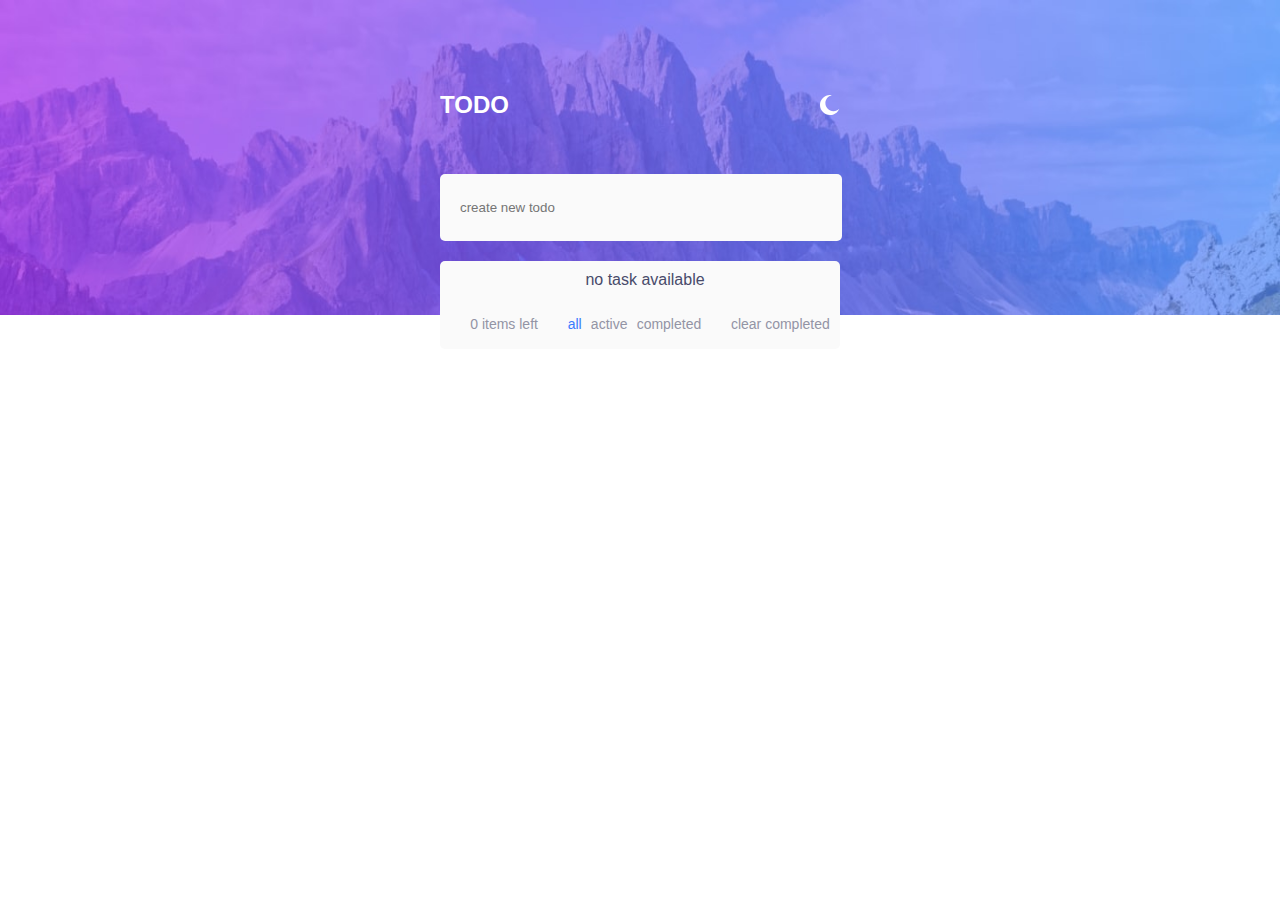
<file: todo-app/index.html>
<!DOCTYPE html>
<html lang="en">
<head>
    <meta charset="UTF-8">
    <meta http-equiv="X-UA-Compatible" content="IE=edge">
    <meta name="viewport" content="width=device-width, initial-scale=1.0">
    <link rel="stylesheet" href="style.css">
    <link rel="preconnect" href="https://fonts.googleapis.com">
    <link rel="preconnect" href="https://fonts.gstatic.com" crossorigin>
    <link href="https://fonts.googleapis.com/css2?family=Outfit&display=swap" rel="stylesheet">
    <title>Document</title>
</head>
<body>
    <div class="container container-light" id="theme">
        <div class="todo-list">
            <div class="item">

            </div>
            <div class="item item-1">
                <div class="heading">
                    <h2>TODO</h2>
                    <img src="images/icon-moon.svg" alt="" id="theme-toogle">
                </div>
            </div>
            <div class="item item-2">
                <input type="text" placeholder="create new todo" id="todo-input">
            </div>
            <div class="item item-3">
                <div class="lists" id="todo-container">
                    <!-- <div class="item  border uncompleted">
                        <div class="image-bg">
                            <img src="images/icon-check.svg" alt="">
                        </div>
                        <p>Complete javascript online course</p>
                        <img  src="images/icon-cross.svg" alt="">
                    </div>
                    <div class="item border uncompleted">
                        <div class="image-bg">
                            <img  src="images/icon-check.svg" alt="">
                        </div>
                        <p>Complete javascript online course</p>
                        <img  src="images/icon-cross.svg" alt="">
                    </div>
                    <div class="item border uncompleted">
                        <div class="image-bg">
                            <img  src="images/icon-check.svg" alt="">
                        </div>
                        <p>Complete javascript online course</p>
                        <img  src="images/icon-cross.svg" alt="">
                    </div>
                    <div class="item border uncompleted">
                        <div class="image-bg">
                            <img  src="images/icon-check.svg" alt="">
                        </div>
                        <p>Complete javascript online course</p>
                        <img  src="images/icon-cross.svg" alt="">
                    </div>
                    <div class="item border uncompleted">
                        <div class="image-bg">
                            <img  src="images/icon-check.svg" alt="">
                        </div>
                        <p>Complete javascript online course</p>
                        <img src="images/icon-cross.svg" alt="">
                    </div>
                    <div class="item border uncompleted">
                        <div class="image-bg">
                            <img src="images/icon-check.svg" alt="">
                        </div>
                        <p>Complete javascript online course</p>
                        <img src="images/icon-cross.svg" alt="">
                    </div> -->
                    <div class="msg" id="msg">
                        <p>no task available</p>
                    </div>
                    <div class="item item-bottom">
                        <span id="item-left">5 items left</span>
                        <div class="middle">
                            <span class="view current-view">all</span>
                            <span class="view ">active</span>
                            <span class="view">completed</span>
                        </div>
                        <span class="clear" id="clear-completed-task">clear completed</span>
                    </div>
                    <span id="empty-task"></span>
                </div>
            </div>
        </div>
    </div>
    <script src="script.js"></script>
</body>
</html>
</file>
<file: 3-column-preview-card-component/style.css>
@import url('https://fonts.googleapis.com/css2?family=Outfit&display=swap');
@import url('https://fonts.googleapis.com/css2?family=Outfit&display=swap');
.container {
    font-family: 'Outfit', sans-serif;
    width: 60%;
    display: flex;
    margin: 8% auto;
}
.column {
    background-color: red;
    height: 400px;
    width: 40%;
    color:  hsl(0, 0%, 95%);
    position: relative;
}

p {
    color: hsla(0, 0%, 100%, 0.75);
}
.content {
    padding: 35px;
    padding-left: 50px;
}
.column__one {
    background-color: hsl(31, 77%, 52%);
    border-top-left-radius: 5px;
    border-bottom-left-radius: 5px;
}
.column__two {
    background-color: hsl(184, 100%, 22%);
}
.column__three {
    background-color: hsl(179, 100%, 13%);
    border-top-right-radius: 5px;
    border-bottom-right-radius: 5px;
}
.column__one button {
    color: hsl(31, 77%, 52%);
}
.column button:hover {
    color: hsl(0, 0%, 95%);
    border: 2px solid hsl(0, 0%, 95%);
    cursor: pointer;
}
.column__one button:hover {
    background-color: hsl(31, 77%, 52%);
}
.column__two button {
    color: hsl(184, 100%, 22%);
}
.column__two button:hover {
    background-color: hsl(184, 100%, 22%);
}
.column__three button {
    color: hsl(179, 100%, 13%);
}
.column__three button:hover {
    background-color: hsl(179, 100%, 13%);
}
button {
    position: absolute;
    bottom: 10%;
    height: 45px;
    width: 50%;
    border-radius: 30px;
    background-color: hsl(0, 0%, 95%);
    border: 1px solid hsl(0, 0%, 95%);
}
@media (max-width: 1040px) {
    .container {
        width: 70%;
    }   
}
@media (max-width: 900px) {
    .container {
        width: 75%;
    }   
}
@media (max-width: 835px) {
    .container {
        width: 80%;
    }   
}
@media (max-width: 790px) {
    .container {
        width: 85%;
    }   
}
@media (max-width: 750px) {
    .container {
        width: 90%;
    }   
}
@media (max-width: 700px) {
    .container {
        width: 95%;
    }   
}
@media (max-width: 670px) {
    .container {
        flex-direction: column;
        margin: 20px auto;
        width: 65%;
        min-width: 300px;
    }
    .column {
        width: 100%;
    }
    .column__one {
        border-top-left-radius: 5px;
        border-bottom-left-radius: 0px;
        border-top-right-radius: 5px;
    }
    .column__three {
        border-top-right-radius: 0;
        border-bottom-right-radius: 5px;
        border-bottom-left-radius: 5px;
    }
}
</file>
<file: advice-generator-app/style.css>
body {
    background-color: hsl(218, 23%, 16%);
}
.content {
    padding: 12px;
    background-color: hsl(217, 19%, 24%);
    width: 400px;
    height: 250px;
    max-width: 1440px;
    margin: 100px auto;
    text-align: center;
    position: relative;
    border-radius: 10px;
    position: relative;
}
.dice {
    position: absolute;
    left: 45%;
    top: 91%;
    background-color: hsl(150, 100%, 66%);
    width: 50px;
    height: 49px;
    border-radius: 50%;
}
.dice:hover {
    box-shadow: 0 3px 20px 0 hsl(150, 100%, 66%);   
}
.dice img {
    margin: 12px auto;
    
}
.content h4 {
    text-transform: uppercase;
    color: hsl(150, 100%, 66%);
    font-weight: 800px;
}
.content p {
    text-align: center;
    font-size: 20px;
    color: hsl(193, 38%, 86%);
}
.divider img {
    width: 80%;
    position: absolute;
    right: 9%;
    bottom: 25%;
}
@media (max-width: 440px) {
    .content {
        margin: 100px auto;
        width: 90vw;
        height: 230px;
        /* min-width: 365px; */
    }
    img[src*="images/pattern-divider-desktop.svg"] {
        content: url("images/pattern-divider-mobile.svg");
        position: absolute;
        width: 88%;
        bottom: 19%;
        right: 5%;
      }
}
@media (max-width: 410px) {

    .dice {
        left: 45%;
    }
}
@media (max-width: 310px) {
    .dice {
        left: 43%;
    }
    .content {
        min-width: 250px;
    }

}
</file>
<file: blog-template/style.css>
* {
  margin: 0;
  box-sizing: border-box;
}
/* .light-theme {
  background-color: red;
} */
body {
  background-color: #ededf2;
}
header {
  display: flex;
  align-items: center;
  justify-content: space-between;
  background-color: #ffffff;
  height: 10vh;
  padding: 0 20px;
  position: sticky;
  top: 0;
  z-index: 1000;
  color: #313237;
  border-bottom: 1px solid #ededf2;
}
.header-right {
  width: 30%;
}
.header-left {
  width: 50%;
}
ul {
  list-style-type: none;
}
header ul {
  display: flex;
  justify-content: space-around;
}
/* .content .categories {
  background-color: red;
  height: 5vh;
} */
.content .categories ul {
  display: flex;
}
.articles {
  width: 100%;
  height: 100%;
  display: inline-flex;
  flex-wrap: wrap;
  gap: 10px;

  padding-left: 10px;
  padding-top: 10px;
  padding-bottom: 10px;
}
.content {
  display: grid;
  grid-template-columns: 80% 20%;
  /* overflow-y: scroll; */
  height: 210vh;
}
.article {
  background-color: #ffffff;
  width: 49%;
  height: 16%;
  border-radius: 5px;
  display: flex;
  padding: 5px;
  gap: 15px;
  padding-right: 10px;
  color: #313237;
}
.sidebar {
  display: flex;
  flex-direction: column;
  /* #718797 */
  background-color: #ffffff;
  height: 100%;
  position: sticky;
  top: 0;
  bottom: 0;
}
.footer {
  height: 10vh;
  background-color: #ffffff;
  border-top: 1px solid #ededf2;
}

.article img {
  height: 100%;
  width: 50%;
  border-radius: 5px;
}
.article .article-details {
  display: flex;
  flex-direction: column;
  padding: 10px;
  justify-content: space-between;
}
.article .article-details img {
  width: 36px;
  height: 36px;
  border-radius: 50%;
}
.article .author-details {
  display: flex;
  gap: 10px;
  align-items: center;
}
.article .author-name-time {
  display: flex;
  flex-direction: column;
}
.article-details h2 {
  font-size: 15px;
  color: #313237;
}
.article-details p {
  color: #718797;
  font-size: 13px;
}
.article-details .topic-name {
  background-color: hsl(0, 0%, 97%);
  width: fit-content;
  height: 15%;
  border-radius: 5px;
  display: flex;
  justify-content: center;
  align-items: center;
  padding: 8px;
}
.sidebar .topics {
  background-color: #ededf2;
}
.sidebar .sidebar-item {
  height: fit-content;
  width: 90%;
  margin: 0 auto;
  margin-top: 10px;
  display: flex;
  flex-wrap: wrap;
  gap: 5px;
  padding: 10px;
  border-radius: 5px;
}
.topics .topic-item {
  width: fit-content;
  height: 30px;
  display: flex;
  align-items: center;
  justify-content: center;
  border-radius: 3px;
  padding: 10px;
}
.php,
.article-details .php {
  background-color: #787cb5;
}
.js,
.article-details .js {
  background-color: #f0db4f;
}
.sidebar .tags {
  background-color: #ededf2;
}
.sidebar .tags .tag-item {
  background-color: #5374ff;
  width: fit-content;
  height: 30px;
  display: flex;
  align-items: center;
  justify-content: center;
  border-radius: 3px;
  padding: 10px;
}
.sidebar .head {
  margin: 0 auto;
  height: 2%;
  margin-top: 20px;
  margin-bottom: 10px;
  text-align: center;
}
.sidebar .contact-me {
  background-color: #ededf2;
  width: 90%;
  margin: 0 auto;
  height: 15%;
  padding: 20px;
  border-radius: 5px;
  display: flex;
  flex-direction: column;
  justify-content: space-evenly;
}
.contact-me .contact-icons {
  display: flex;
  gap: 10px;
  align-self: center;
  /* margin-top: 20px; */
}
.sidebar .subscribe-form {
  width: 90%;
  background-color: #ededf2;
  margin: 10px auto;
  margin-top: 20px;
  height: 35%;
  padding: 20px;
  display: flex;
  flex-direction: column;
  gap: 10px;
  border-radius: 5px;
}
.subscribe-form form {
  display: flex;
  flex-direction: column;
  gap: 10px;
}
.subscribe-form form input {
  height: 30px;
  border-radius: 5px;
  border: none;
  padding-left: 10px;
}
.subscribe-form form button {
  height: 35px;
  border-radius: 20px;
  border: none;
  width: 60%;
  align-self: center;
  background-color: #5374ff;
  color: #ffffff;
  margin-top: 10px;
}
.sidebar .subscribe-sticky {
  height: 40%;
  display: flex;
  flex-direction: column;
  gap: 20px;
  margin-top: 10px;
  position: sticky;
  top: 50px;
}
.subscribe-sticky .pagination {
  background-color: #ededf2;
  align-self: center;
  width: 90%;
  height: 10%;
  padding: 0 10px;
}
.pagination .bar .pages {
  margin-top: 10px;
  display: flex;
  justify-content: space-between;
}
.pagination .bar .pages span {
  background-color: #ffffff;
  border-radius: 50%;
  width: 12%;
  height: 25px;
  display: flex;
  justify-content: center;
  align-items: center;
}
.pagination .bar .pages .current {
  background-color: #5374ff;
}
</file>
<file: four-card-feature-section/style.css>
@import url('https://fonts.googleapis.com/css2?family=Outfit&display=swap');

body {
    background-color: hsl(0, 0%, 98%);
    font-family: 'Outfit', sans-serif;
}
.content {
    width: 70%;
    height: 65vh;
    margin: 0 auto;
    display: flex;
    margin-left: 17%;
    gap: 15px;
}

.item {
    width: 30%;
    border-radius: 5px;
    
   
}
.middle, .item2__item {
    background-color: white;
}
.middle {
    align-self: center;
    height: 50%;
    box-shadow: -1px 4px 16px hsl(229, 6%, 66%);
}


.item2 {
    height: 100%;
    display: flex;
    flex-direction: column;
    justify-content: space-between;
    gap: 30px;
}
.item2__item {
    height: 48%;
    width: 100%;
}
.content .text {
    width: 80%;
    padding: 0 0 0 15px;
}
img {
    float: right;
    margin-top: 10%;
}
.item1 {
    border-top: 5px solid hsl(180, 62%, 55%);
    background-color: white;
}
.item3 {
    border-top: 5px solid hsl(212, 86%, 64%);
}
.item2__item {
    border-radius: 5px;
    box-shadow: -1px 4px 16px hsl(229, 6%, 66%);
}
.item2__1 {
    border-top: 5px solid hsl(0, 78%, 62%);
}
.item2__2 {
    border-top: 5px solid hsl(34, 97%, 64%);
}
.top-text {
    text-align: center;
    width: 31%;
    margin: 0 auto;
}
.top-text h3 {
    color: hsl(229, 6%, 66%);
}
.top-text span {
    color: hsl(234, 12%, 34%);
}
.top-text p {
    color: hsl(229, 6%, 66%); 
}
.text h3 {
    color: hsl(234, 12%, 34%);
}
.text p {
    color: hsl(229, 6%, 66%);
}
.content img {
    margin: auto 15px;
}
img {
    height: 25%;
}
@media (max-width: 1120px) {
    .content {
        height: 70vh;
        width: 80%;
        margin-left: 12%;
    }
}
@media (max-width: 845px) {
    .content {
        width: 85%;
        margin-left: 9%;
    }
}
@media (max-width: 800px) {
    body {
        height: 165vh;
    }
    .content {
        flex-direction: column;
        width: 50%;
        margin: 0 auto;
        min-width: 300px;
    }
    .middle {
        align-self: flex-start;
    }
    .item {
        width: 100%;
    }
    .content img {
        margin: 0 10px 10px 0;
    }
    .top-text{
        width: 100%;
    }
    .top-text p {
        width: 75%;
        margin: 10px auto;
        margin-bottom: 8%;
        min-width: 260px;
    }
    body {
        
        min-width: 310px;
    }
}
</file>
<file: intro-section-with-dropdown-navigation/style.css>
body {
    margin: 0;
}

ul {
    list-style: none;
    display: flex;
    
}
.left-ul {
    
    gap: 5%;
    width: 35%;
}
.right-ul {
    
    align-items: center;
}
.right-ul li {
    margin-left: 20%;
}
.left-header {
    display: flex;
    align-items: center;
    width: 70%;
}
.left-header img {
    width: 8%;
}
.header {
    display: flex;
    justify-content: space-between;
    color: hsl(0, 0%, 41%);
    padding: 0 0 0 50px;
    width: 90%;
}
.right-ul button {
    width: 100px;
    height: 35px;
    font-weight: 600;
    border-radius: 12px;
    color: hsl(0, 0%, 41%);
    border: 1px solid hsl(0, 0%, 41%);
}
.left-ul .flex-items img {
    width: 10px;
    height: 6px;
    margin-top: 3px;
    
}
.left-ul .flex-items {
    display: flex;
    align-items: center;
    gap: 6px;
    padding-bottom: 5px;
}
.right-header {
    width: 25%;
}
.content {
    display: flex;
    padding: 10px;
    gap: 100px;
    justify-content: space-around;
    width: 80%;
    margin: 2% auto 0 auto;
    height: 80vh;
    
}
.content .right {
    width: 50%;

}

.content .right img {
    width: 80%;
    height: 92%;
    min-width: 200px;
}
.content .left h1 {
    font-size: 55px;
    font-weight: 900;
    min-width: 200px;
}
.content .left p {
    color: hsl(0, 0%, 41%);
    width: 100%;
    font-size: 22px;
}
.content .left {
    width: 50%;
    display: flex;
    flex-direction: column;
    /* margin-top: 5%; */
    
}
.content .left button {
    width: 30%;
    height: 40px;
    border-radius: 14px;
    background-color: hsl(0, 0%, 8%);
    color: hsl(0, 0%, 98%);
    border: 1px solid hsl(0, 0%, 8%);
    margin-bottom: 14%;
    margin-top: 4%;
}
.content .left .flex-items img {
    width: 17%;
    height: 25px;
}
.content .left .flex-items {
    display: flex;
    gap: 8%;
}
button:hover {
    color: hsl(0, 0%, 8%);
    cursor: pointer;
    border: 2px solid hsl(0, 0%, 8%);
}
.content .left button:hover {
    color: hsl(0, 0%, 8%);
    background-color: hsl(0, 0%, 98%);
}
.hover:hover{
    color: hsl(0, 0%, 8%);
    cursor: pointer;
}
.hover {
    font-weight: 600;
}

.nav-div-flex {
    display: flex;
    padding: 15px;
    flex-direction: column;
    position: absolute;
    gap: 10px;
    
    background-color: hsl(0, 0%, 98%);
    border-radius: 5px;
}
.features {
    left: 8%;
}
.nav-div-flex img {
    width: 15px;
}
.hidden-flex {
    display: flex;
    gap: 10px;
}
.menu-icon {
    display: none;
}
/* @media (max-width: 940px) {
    .header {
        width: 85%;
    }
    .content .left button {
        width: 100px;
    }   
    .content .left .flex-items img {
        width: 20%;
        height: 25px;
    }
}
@media (max-width: 900px) {
    .content {
        
        flex-direction: column-reverse;
        padding: 0px;
        gap: 1px;
        width: 80%;
        margin: 0 auto;
        height: 100%; 
        
    }
    .content .right { */
        /* margin: 0 auto; */
        /* width: 70%;
    }
    .content .left {
        width: 80%;
        margin: 0 auto;
        text-align: center;
    }
    .content .left button {
        align-self: center;
        width: 25%;
    }
    .content .left .flex-items {
        display: flex;
        gap: 8%;
        margin-bottom: 15%;
    }
    .content .right img {
        width: 100%;
    }
    .header {
        justify-content: space-between;
        width: 94%;
    }
    
} */
/* @media (max-width: 800px) {
        .header {
            width: 80%;
        }
    } */
@media (max-width: 800px) {
    .content {
        flex-direction: column-reverse;
        padding: 0px;
        gap: 1px;
        width: 80%;
        margin: 0 auto;
        height: 100%; 
    }
    .content .right { 
        margin: 0 auto;
         width: 70%;
    }
    .content .left {
        width: 80%;
        margin: 0 auto;
        text-align: center;
    }
    .content .left button {
        align-self: center;
        width: 25%;
    }
}
@media (max-width: 900px) {
    .hide {
        display: none;
    }
    .header {
        
        height: 10vh;
        width: 91.2%;
        padding: 0 2%;
        align-items: center;
        
    }
    .logo {
        
        height: 25px;
        
    }
    .menu-icon {
        display: block;
        float: right;
        z-index: 1;
        
    }
    ul {
        list-style: none;
    }
    .mobile-right-header {
        background-color: white;
        position: absolute;
        right: 0;
        padding-top: 20px;
        height: 90%;
        top: 0%;
        width: 80%;
    }
    .mobile-right-header ul{
        display: flex;
        flex-direction: column;
        line-height: 35px;
        padding-top: 20px;
    }
   .features-item img{
       
       height: 5%;
   }
   .features-item {
       display: flex;
       align-items: center;
       gap: 10px;
   }
   .content .left button {
    align-self: center;
    width: 65%;
    }
    .content .left .flex-items img {
        width: 25%;
        height: 30px;
    }
    .content .left .flex-items {
        display: flex;
        margin-bottom: 30px;
        justify-content: space-evenly;
        gap: 8%;
    }
    .left-header img {
        width: 25%;
    }
}
</file>
<file: nft-preview-card/style.css>
@import url('https://fonts.googleapis.com/css2?family=Outfit&display=swap');

body {
    font-family: 'Outfit', sans-serif;
    background-color: hsl(217, 54%, 11%);
}
.container {
    border-radius: 15px;
    margin: 20px auto;
    padding: 20px;
    height: 500px;
    width: 280px;
    background-color: hsl(216, 50%, 16%);
}
.image__nft img {
    width: 280px;
    height: 265px;
    border-radius: 10px;
}
.image__nft {
    width: 300px;
    margin: 0 auto;
}
.price-time-details  {
    display: flex;
    justify-content: space-between;
}
.price, .time {
    display: flex;
    align-items: center;
    gap: 6px;
}
.creator img {
    width: 30px;
    height: 30px;
    border-radius: 50%;
    border: solid 1px white;
}
.svg {
    height: 20px;
}
.text h3 {
    color: hsl(0, 0%, 100%);
}
.text p {
    color:  hsl(215, 51%, 70%);
}
.time p {
    color:  hsl(215, 51%, 70%);
}
.price h5 {
    color: hsl(178, 100%, 50%);
}
.line {
    border: 1px solid hsl(215, 32%, 27%);;
    
}
.creator {
    display: flex;
    align-items: center;
    gap: 15px;
}
span {
    color: hsl(215, 51%, 70%);
}
.creator-name {
    color: hsl(0, 0%, 100%);
}
.creator-name:hover {
    cursor: pointer;
    color: hsl(178, 100%, 50%);
}
.text h3:hover {
    cursor: pointer;
    color: hsl(178, 100%, 50%);
}
</file>
<file: order-summary-component/style.css>
@import url('https://fonts.googleapis.com/css2?family=Outfit&display=swap');

body {
    font-family: 'Outfit', sans-serif;
    background-color:   hsl(225, 100%, 94%);
}
.container {
    height: 80%;
    width: 23%;
    background-color: hsl(225, 100%, 98%);
    margin: 50px auto;
    border-radius: 15px;
    
}
img {
    width: 100%;
    border-top-left-radius: 15px;
    border-top-right-radius: 15px;
}
.flex-items2 img {
    width: 40px;
    height: 40px;
}
.flex-items2 {
    display: flex;
    align-items: center;
    gap: 10px;
    margin-left: -10px;
}
.flex-items {
    display: flex;
    align-items: center;
    justify-content: space-around;
}
.lower-text {
    padding: 10px;
    text-align: center;
    position: relative;
}
.price {
    position: absolute;
    bottom: 100px;
    left: 100px;
}
button {
    background-color:  hsl(245, 75%, 52%);
    width: 90%;
    border: 1px solid  hsl(245, 75%, 52%);
    height: 40px;
    color: white;
    border-radius: 10px;
}
.buttons {
    margin-top: 15px;
}
p , h5, span{
    color: hsl(224, 23%, 55%);
}
h4 {
    line-height: 20px;
    font-size: 14px;
}
.buttons h5:hover{
    color: hsl(223, 47%, 23%);
    cursor: pointer;
}
button:hover {
    background-color: hsl(224, 23%, 55%);
    border: 1px solid hsl(224, 23%, 55%);
    cursor: pointer;
}
a:hover {
    text-decoration: none;
}
@media (max-width: 940px) {
    .container {
        width: 30%;
    }
    .flex-items {
        flex-direction: column;
    }
    .flex-items2 {
        margin-left: -15%;
    }
}
@media (max-width: 650px) {
    .container {
        width: 40%;
    }
}
@media (max-width: 550px){
    .container {
        width: 50%;
    }
}
@media (max-width: 450px) {
    .container {
        width: 60%;
    }
}
@media (max-width: 360px) {
    .container {
        width: 70%;
        min-width: 200px;
    }
}
</file>
<file: pricing-component-with-toggle/style.css>
@import url('https://fonts.googleapis.com/css2?family=Outfit&display=swap');
body {
    font-family: 'Outfit', sans-serif;
    background-image: url('images/bg-top.svg'), url('images/bg-bottom.svg');
    background-position: 100% 0%, 0% 115%;
    background-repeat: no-repeat, no-repeat;
    background-size: 25% 100%, 25% 50%;
    background-color: hsl(240, 78%, 98%);
}
.pricing h3 {
    color: hsl(232, 13%, 33%);
}
.button-toggle-component span {
    color: hsl(234, 14%, 74%);
}
.pricing {
    width: 25%;
    margin: 40px auto;
    height: 100px;
    text-align: center;
}
.button {
    background: linear-gradient(hsl(236, 72%, 79%), hsl(237, 63%, 64%));
    height: 20px;
    width: 16%;
    border-radius: 30px;
    padding-top: 4px;
    padding-bottom: 4px;
    padding-left: 4px;
    padding-right: 4px;
}

.button .sliding-circle {
    background-color: white;
    /* height: 94%;
    width: 35%; */
    position: absolute;
    height: 20px;
    width: 20px;
    right: 48.3%;
    border-radius: 20px;
    
}
.button-toggle-component {
    display: flex;
    justify-content: space-evenly;
    align-items: center;
}
.container {
    width: 65%;
    height: 65vh;
    margin: 0 auto;
    display: grid;
    grid-template-columns: 1fr 1fr 1fr;

}

.content button {
    position: absolute;
    width: 18%;
    height: 40px;
    border: none;
    bottom: 13%;
    border-radius: 5px;
}
.middle .content  button{
    background: linear-gradient(hsl(236, 72%, 79%), hsl(237, 63%, 64%));
    color: white;
}
.item__two {
    padding-top: 18px;
}
.item__two .content button {
    color:hsl(237, 63%, 64%);
}
.content h2 {
    text-align: center;
    font-size: 30px;
}
.middle .content h2 {
    color: hsl(232, 13%, 33%);
}
.item__two .content h2 {
    color: white;
}
.content h2::first-letter {
    font-size: 25px;
}
.details {
    display: flex;
    flex-direction: column;
}
.details__one {
    height: 50px;
    border-bottom: 1px solid hsl(234, 14%, 74%);
}
.top-border {
    border-top: 1px solid hsl(234, 14%, 74%);
}
.item .content {
    padding: 5px 25px;
}
.item .content p {
    text-align: center;
    font-size: 18px;
}
.item__two .content p {
    color: white;
}
.middle  .content p {
    color: hsl(232, 13%, 33%);
}
.middle {
    height: 90%;
    margin: auto 0;
    background-color: white;
}
.item__one {
    border-top-left-radius: 10px;
    border-bottom-left-radius: 10px;
}
.item__two {
    background: linear-gradient(hsl(236, 72%, 79%), hsl(237, 63%, 64%));
    height: 95%;
    border-radius: 10px;
}
.item__three {
    border-top-right-radius: 10px;
    border-bottom-right-radius: 10px;
}
.middle {
    box-shadow: 1px 1px 8px hsl(234, 14%, 74%);
}
.middle .content  button:hover {
    background: linear-gradient(white, white);
    color: hsl(237, 63%, 64%);
    border: 1px solid hsl(237, 63%, 64%);
    cursor: pointer;
}
.item__two .content button:hover {
    background-color: hsl(237, 63%, 64%);
    color: white;
    border: 2px solid white;
}

.pricing .button:hover {
    background: linear-gradient(hsla(236, 72%, 79%, 0.5), hsla(237, 63%, 64%, 0.5));
    cursor: pointer;
}
@media (max-width: 1115px) {
    .pricing {
        width: 30%;
    }
    .container {
        width: 67%;
    }
    .button {
        padding-left: 1px;
    }
}
@media (max-width: 900px) {
    
    .container {
        width: 70%;
    }
    .pricing {
        width: 35%;
    }
    .button  {
        width: 15%;
        padding-left: 1px;
        padding-right: 1px;
        
    }
}

@media (max-width: 800px) {
    .container {
        min-width: 290px;
        height: 150vh;
        width: 50%;
        grid-template-columns: 1fr;
        grid-template-rows: 45% 45% 45%;
    }
    .content button {
        position: relative;
        width: 90%;
        margin: 0 auto;
        margin-top: 15%;
        margin-left: 5%;
    }
    .button {
        width: 20%;
        min-width: 50px;
        
    }
    .pricing {
        min-width: 280px;
    }
    
}
</file>
<file: qr-code-component/style.css>
body {
    padding: 20px;
    background-color: hsl(212, 45%, 89%);
}
.container { 
    padding: 10px;
    background-color: hsl(0, 0%, 100%);
    width: 250px;
    height: 400px;
    margin: 50px auto;
    border-radius: 15px;
    position: relative;
}
.qr-code-image img {
    width: 250px;
    border-radius: 10px;
}
.qr-code-image {
    width: 250px;
    margin: 0 auto;
}
.text {
    text-align: center;
    
}
.text h3 {
    font-weight: 700px;
    margin: 10px;
}
.text p {
    color: hsl(218, 44%, 22%);
    font-weight: 400px;
    font-size: 15px;
    margin: 15px 9px;
}
@media (max-width: 375px) {
    .container {
        width: 200px;
        margin: 45px auto;
        height: 380px;
    }
    .qr-code-image img {
        width: 190px;
    }
    .qr-code-image {
        width: 190px;
    }
}
</file>
<file: room-homepage/style.css>
@import url('https://fonts.googleapis.com/css2?family=Outfit&display=swap');
body {
    display: grid;
    grid-template-columns: 2.5fr 2fr;
    grid-template-rows: 61vh 39vh;
    margin: 0;
    font-family: 'Outfit', sans-serif;
}
ul {
    list-style: none;
    display: flex;
}
li {
    margin-left: 15px;
}
.header {
    display: flex;
    align-items: center;
    padding: 10px 25px;
    color: white;
}
.mobile-header {
    display: none;
}
.item1 {
    background-image: url("images/desktop-image-hero-1.jpg");
    background-size: 100% 100%;
    width: 100%;
    height: 100%;
    background-repeat: no-repeat;
    
}
.item3 {
    height: 100%;
    width: 100%;
    grid-column: 1 / 3;
}
.item2 {
    width: 100%;
    height: 100%;
    background-color: white;
    position: relative;
}


.item2 .arrows {
    background-color: black;
    position: absolute;
    width: 17%;
    height: 15%;
    display: flex;
    top: 85%;
}

.arrows .arrow {
    height: 100%;
    width: 50%;
    display: flex;
}
.arrows img {
    height: 20px;
    align-self: center;
    margin: 0 auto;
}
.item2 .content {
    padding: 10%;
    margin: 0 auto;
    height: 68%;
}
.item2 .content h2 {
    font-size: 37px;
    margin: auto 0;
    
}
.shop-arrow {
    display: flex;
    gap: 10%;
    margin-top: 30px;
}
.shop-arrow span {
    letter-spacing: 10px;
    
}
.shop-arrow img {
    height: 15px;
    width: 12%;
}
.item p {
    color:  hsl(0, 0%, 63%); 
}
.item3 {
    display: grid;
    grid-template-columns: 1fr 1.5fr 1fr;
    height: 100%;
}
.item3 .middle {
    padding: 4% 9%;
}
.item3 h4 {

    letter-spacing: 4px;
}
.item3 .left {
    background: url('images/image-about-dark.jpg') no-repeat;
}
.item3 .right {
    background: url('images/image-about-light.jpg') no-repeat;
}
li {
    height: 25px;
}
li:hover {
    cursor: pointer;
    border-bottom: 1px solid white;
}
.arrows .left:hover, .arrows .right:hover {
    background-color:  hsl(0, 0%, 27%);
}
.shop-arrow span:hover {
    color: hsl(0, 0%, 63%);
    cursor: pointer;
}
.mobile-nav {
    display: none;
}
@media (max-width: 1000px) {
    body {
        grid-template-rows: 58vh 42vh;
    }
    
    .item3 .left, .item3 .right {
        background-size: 100% 90%;
    }
    .item2 .arrows {
        min-width: 100px;
    }
}
@media (max-width: 875px) {
    body {
        grid-template-rows: 57vh 43vh;
    }
    
}
@media (max-width: 875px) {
    .item2 .content h2 {
        font-size: 27px;
        margin: auto 0;
    }
}
@media (max-width: 800px) {
    .mobile-header {
        width: 50%;
        padding: 10px 25px;
        display: flex;
        margin: 9% 2%;
        justify-content: space-between;
    }
    .shop-arrow {
        margin-top: -8px;

        
    }   
    .header {
        display: none;
    }
    body {
        grid-template-columns: 1fr;
    }
    .item1 {
        grid-column: 1 / 3;
    }
    .item3 {
        grid-template-rows: 1.5fr 2fr 1.5fr;
    }
    .item3 .left {
        grid-column: 1 / 4;
        height: 112%;
    }
    .item3 .middle {
        grid-column: 1 / 4;
        height: 100%;
    }
    .item3 .right {
        grid-column: 1 / 4;
        height: 112%;
    }
    .item2 .arrows {
        right: 0;
        top: -25%;
        height: 25%;
    }
    .mobile-nav {
        background-color: white;
        display: flex;
        align-items: center;
        justify-content: space-between;
        padding: 5px 35px;
        position: absolute;
        width: 70%;
        top: 0;
        height: 15%;
        display: none;
        min-width: 270px;
    }
    .mobile-nav ul {
        gap: 10px;
        margin-top: 22px;
    }
    .mobile-nav li {
        margin-left: 2px;
    }
    body {
        min-width: 250px;
    } 
    .item2 {
        padding-bottom: 15px;
    }
    .item2 .content h2 {
        font-size: 20px;
        margin: auto 0;
    }
}
@media (max-width: 350px) {
    .item2 {
        padding-bottom: 19px;
    }
    
    
}
</file>
<file: social-media-dashboard-with-theme-switcher/style.css>
@import url('https://fonts.googleapis.com/css2?family=Outfit&display=swap');
* {
    margin: 0;
}
body {
    font-family: 'Outfit', sans-serif;
    margin: 0;
    background-color: white;
}
.header-dark {
    background-color: hsl(232, 19%, 15%);   
}
.header-light {
    background-color: hsl(225, 100%, 98%);
}
.header {
    height: 25vh;
    display: flex;
    align-items: center;
    justify-content: space-between;
}
.header-dark .slide {
    background: linear-gradient(hsl(210, 78%, 56%), hsl(146, 68%, 55%));
}
.header-light .slide {
    background-color: hsl(230, 22%, 74%);
}
.slide {
    height: 15px;
    border-radius: 35px;
    width: 20%;    
    padding: 4px 2px;
}
.header-dark .sliding-circle {
    background-color: hsl(230, 17%, 14%);
}
.header-light .sliding-circle {
    background-color: white;
}
.sliding-circle {
    width: 38%;
    height: 100%;
    border-radius: 30px;
    margin: 0 2px;
    /* margin: 0 25px; */
}
.header .right {
    display: flex;
    width: 15%;
    gap: 10px;
    align-items: center;
    margin-top: -2%;
}
.header .left {
    margin: 0 5%;
    margin-top: -3%;
}
.header-dark span {
    color: hsl(228, 34%, 66%);
}
.header-light span {
    color: hsl(228, 12%, 44%);
}
.header-dark h1 {
    color: white;
}
.header-light h1 {
    color: hsl(230, 17%, 14%) ;
}
.social-details {
    height: 80vh;
    width: 90%;
    position: absolute;
    left: 5%;
    top: 18%;
}
.social-details-dark .followers .item {
    background-color: hsl(232, 19%, 15%);
}
.social-details-light .followers .item {
    background-color: hsl(227, 47%, 96%);
}
.followers .item {
    height: 90%;
    width: 80%;
    border-radius: 5px;
}
.followers {
    height: 45%;
    display: grid;
    grid-template-columns: 1fr 1fr 1fr 1fr;
    grid-template-rows: 90%;
    gap: 1px;
}
.item .contents {
    display: flex;
    flex-direction: column;
    align-items: center;
    margin: 10% auto;
}
.contents .handle {
    display: flex;
    gap: 10px;
}
.contents .followers-num {
    margin-top: 15px;
}
.social-details-dark .contents .followers-num h2 {
    color: white;
}
.social-details-light .contents .followers-num h2 {
    color: hsl(230, 17%, 14%);
}
.social-details .contents .followers-num h2{
    font-size: 50px;
}
.social-details-dark .contents span {
    color: hsl(228, 34%, 66%);
}
.social-details-light .contents span {
    color: hsl(228, 12%, 44%);
}
.social-details .contents .gain span {
    color: hsl(163, 72%, 41%);
}


.contents .gain {
    margin-top: 10px;
    font-size: 15px;
}

.followers .facebook {
    border-top: 5px solid hsl(208, 92%, 53%);
}
.followers .instagram {
    border-top: 5px solid  hsl(329, 70%, 58%);
}
.followers .twitter {
    border-top: 5px solid hsl(203, 89%, 53%);
}
.followers .youtube {
    border-top: 5px solid hsl(348, 97%, 39%);
}
.post-engagements {
    display: grid;
    grid-template-columns: 1fr 1fr 1fr 1fr;
    grid-template-rows: 100px 100px;
    row-gap: 15px;
}
.social-details-dark .post-engagements .item-post {
    background-color: hsl(232, 19%, 15%);
}
.social-details-light .post-engagements .item-post {
    background-color: hsl(227, 47%, 96%);
}
.post-engagements .item-post {
    width: 80%;
    height: 100%;
    border-radius: 8px;
}
.social-details-dark h2 {
    color: white;
}
.social-details-light .post-contents h2 {
    color: hsl(230, 17%, 14%);
}
.social-details-light h2 {
    color: hsl(228, 12%, 44%);
}
.post-contents .top, .post-contents .bottom {
    display: flex;
    justify-content: space-between;
    align-items: center;
}
.post-contents {
    display: flex;
    flex-direction: column;
    justify-content: space-around;
    height: 90%;
    width: 80%;
    margin: 10px auto;
}
.post-contents h2 {
    font-size: 35px;    
}
.social-details-dark .saturated-blue {
    color: hsl(228, 34%, 66%);
}
.social-details-light .saturated-blue {
    color: hsl(228, 12%, 44%);
}
.percentage-gain {
    color: hsl(163, 72%, 41%);
}
.percentage-loss {
    color: hsl(356, 69%, 56%);
}
.middle- {
    margin-bottom: 30px;
}
.social-details .contents .gain .follower-decrease {
    color: hsl(356, 69%, 56%);
}

@media (max-width: 1120px) {
    .slide {
        height: 15px;
        border-radius: 35px;
        width: 26%;    
        padding: 4px 2px;
    }
}
@media (max-width: 1045px) {
    .slide {
        width: 28%;
    }
}
@media (max-width: 960px) {
    .slide {
        width: 30%;
    }
}
@media (max-width: 885px) {
    .header {
        flex-direction: column;       
        justify-content: space-evenly;
        height: 40vh;
        border-bottom-left-radius: 25px;
        border-bottom-right-radius: 25px;
    }
    .header .right {
        justify-content: space-between;
        width: 50vw;
    }
    .social-details {
        top: 35%;
    }
    .slide {
        width: 10%;
    }
}
@media (max-width: 880px) {
    .post-engagements .item-post {
        width: 90%;
    }
    .followers .item {
        width: 90%;
        
    }
    .slide {
        width: 11%;
    }
}
@media (max-width: 800px)  {
    .middle- {
        margin-bottom: 20px;
    }
    .social-details {
        height: 150vh;
    }
    .followers .item {
        height: 100%;
    }
    .followers {
        grid-template-columns: 1fr 1fr;
        grid-template-rows: 45% 45%;
        row-gap: 25px;
    }
    .post-engagements {
        grid-template-columns: 1fr 1fr;
        height: 100vh;
        grid-template-rows: repeat(4,22%);
    }
}
@media (max-width: 700px) {
    .slide {
        width: 12%;
    }
}
@media (max-width: 665px) {
    .slide {
        width: 13%;
    }
}
@media (max-width: 600px) {
    .slide {
        width: 14%;
    }
    .header .right {
        /* margin-left: -1%; */
        width: 80%;
    }
    .slide {
        width: 9%;
    }
}
@media (max-width: 560px) {
    .slide {
        width: 10%;
    }
}
@media (max-width: 510px) {
    .slide {
        width: 11%;
    }
}
@media (max-width: 460px) {
    .slide {
        width: 12%;
    }
}
@media (max-width: 450px) {
    .followers {
        grid-template-columns: 1fr;
        grid-template-rows: 21% 21% 21% 21%;
    }
    .post-engagements {
        grid-template-columns: 1fr;
        grid-template-rows: repeat(8, 20%);
    }
    .social-details {
        height: 335vh;
    }
    .header .left {
        margin-left: -8%;
        min-width: 30px;
    }
    .middle- {
        margin-top: -50px;
    }
}
@media (max-width: 420px) {
    .slide {
        width: 13%;
    }
    .header .left {
        margin-left: -20%;
    }
    .header .left h1 {
        font-size: 25px;
    }
    .social-details {
        left: 10%;
        /* min-width: 250px; */
    }
}
@media (max-width: 400px) {
    .header .left {
        margin-left: -10%;
    }
    
    .slide {
        width: 14%;
    }

}
@media (max-width: 365px) {
    .slide {
        width: 15%;
    }
    body {
        min-width: 350px;
    }
}
</file>
<file: testimonial-grid/index.css>
* {
    box-sizing: border-box;
    margin: 0;
    padding: 0;
}
body {
    background-color: #edf2f8;
    line-height: 1.7;
    font-size: 13px;
}
.container {
    max-width: 1440px;
    margin: 100px auto;   
    padding: 10px;
    display: grid;
    grid-template-columns: 1fr 1fr 1fr 1fr;
    gap: 10px;
}
.card {
    border-radius: 5px;
    padding: 30px;
    margin-bottom: 10px;
    color: #fff;
}
.card__bg-purple {
    background-color: hsl(263, 55%, 52%);
    background-image: url('./images/bg-pattern-quotation.svg');
    background-repeat: no-repeat;
    background-position: top 10px right 100px;
    grid-column: 1 / 3;
}
.card__bg-grayish_blue {
    background-color: hsl(217, 19%, 35%);
    
}
.card__blackish_blue {
    background-color: hsl(219, 29%, 14%);
    grid-column: 4 / 5;
    grid-row: 1 / 3;
    
}
.card__white {
    background-color: hsl(0, 0%, 81%);
    color: black;
}
.fwhite {
    grid-column: 1 / 2;
    grid-row: 2 / 3;
}
.gwhite {
    grid-column: 2 / 4;
}
.details {
    display: flex;
    align-items: center;
    margin-bottom: 10px;
}
img {
    height: 50px;
    width: 50px;
    border-radius: 50%;
}
.text {
    margin-left: 10px;
}
.text p {
    opacity: 50%;
}
.big-qoute {
    font-size: 1.5rem;
    font-weight: 500;
    line-height: 1.3;
    margin-bottom: 20px;
}
.small-qoute {
    font-size: 15px;
    line-height: 1.4;
    font-weight: 500;
    opacity: 70%;
}
@media (max-width: 790px) {
    .container {
        grid-template-columns: 1fr;
        width: 100%;
    }
    .card__bg-purple {
        grid-column: 1 / 2;
    }
    .card__bg-grayish_blue {
        
        grid-column: 1 / 2;
        grid-row: 2 / 3;
        
    }
    
    .fwhite {
        background-color: red;
        grid-column: 1 / 2;
        grid-row: 3 / 5;
    }
    .card__blackish_blue {
        grid-column: 1 / 2;
        grid-row: 5 / 7;
        
    }
    .gwhite {
        grid-column: 1 / 2;
        grid-row: 7 / 9;
    }
}
</file>
<file: time-tracking-dashboard/style.css>
@import url('https://fonts.googleapis.com/css2?family=Outfit&display=swap');
body {

    background-color: hsl(226, 43%, 10%);
    
    font-family: 'Outfit', sans-serif;
}
.container {
    margin: 50px auto;
    width: 80%;
    display: grid;
    grid-template-columns:   0.2fr 0.2fr 0.2fr 0.2fr;
    grid-template-rows: 210px 210px;
    gap: 20px;
    
}
.grid {
    border-radius: 10px;
    border-bottom-left-radius: 20px;
    border-bottom-right-radius: 20px;
    position: relative;
    min-width: 160px;
}
.grid1 {
    grid-row: 1 / 3;
    background-color: hsl(235, 46%, 20%);
}
.grid2 {
    background-image: url('images/icon-work.svg');
    background-repeat: no-repeat;
    background-position: 90% -10%;
    background-color: hsl(15, 100%, 70%);
}
.grid3 {
    background-image: url('images/icon-play.svg');
    background-repeat: no-repeat;
    background-position: 90% -10%;
    background-color:  hsl(195, 74%, 62%);
}
.grid4 {
    background-image: url('images/icon-study.svg');
    background-repeat: no-repeat;
    background-position: 90% -10%;
    background-color: hsl(348, 100%, 68%);
}
.grid5 {
    background-image: url('images/icon-exercise.svg');
    background-repeat: no-repeat;
    background-position: 90% -1%;
    background-color: hsl(145, 58%, 55%);
}
.grid6 {
    background-image: url('images/icon-social.svg');
    background-repeat: no-repeat;
    background-position: 90% -20%;
    background-color: hsl(264, 64%, 52%);
}
.grid7 {
    background-image: url('images/icon-self-care.svg');
    background-repeat: no-repeat;
    background-position: 90% -10%;
    background-color: hsl(43, 84%, 65%);
}
.major-overlap {
    background-color: hsl(246, 80%, 60%);
    color: white;
    height: 50%;
    padding: 20px;
    border-radius: 15px;
}
.major-overlap img{
    width: 50px;
    border: 3px solid white;
    border-radius: 50%;
}
.overlap {
    background-color: hsl(235, 46%, 20%);
    position: absolute;
    width: 100%;
    bottom: 0;
    color: white;
    height: 80%;
    border-radius: 15px;
}
.overlap-content {
    padding: 0 15px;
}
.flex-items {
    display: flex;
    justify-content: space-between;
    align-items: center;
}
.flex-items img {
    height: 5px;
    width: 20px;
    margin-bottom: 5px;
}
.time-frame {
    color: hsl(235, 45%, 61%);
    padding: 20px;
}
/* .flex-item-major-overlap  {
    position: relative;
}
.flex-item-major-overlap h3 {
    letter-spacing: 5px;
    position: absolute;
    top: 20px;
    font-size: 25px;
}
.flex-item-major-overlap p {
    position: absolute;
    top: 10px;
    font-size: 13px;
    
} */
.flex-item-major-overlap p, .flex-items2 h4 {
    color: hsl(236, 100%, 87%);
}
/* .flex-items h5 {
    font-size: 18px;
}
.flex-items2 {
    position: relative;
}
.flex-items2 h3 {
    position: absolute;
    bottom: -60px;
    font-size: 30px;
    
}
.flex-items2 h4 {
    position: absolute;
    top: 20px;
} */

@media (max-width: 790px){
    .container {
       grid-template-columns: 1fr;
       width: 50%;
       grid-template-rows: 80px 80px;
       min-width: 300px;
    }
    /* .grid2 {
        height: 150px;
        grid-column: 1 / 2;
        
    } */
    .grid-mobile {
        height: 150px;
    }
    .flex-items2 {
        position: static;
        display: flex;
        justify-content: space-between;
    }
    .major-overlap {
        display: flex;
        align-items: center;
        gap: 20px;
    }

    .grid1 {
        height: 100%;
    }
    .major-overlap {
        height: 30%;
    }
    .time-frame {
        display: flex;
        justify-content: space-between;
    }
    .flex-item-major-overlap  {
        position:relative;
    }
    .flex-item-major-overlap h3 {
        font-size: 20px;
        /* position: absolute; */
    }
    .flex-item-major-overlap p {
        position: absolute;
        top: -35px;
    }
}
</file>
<file: todo-app/style.css>
@import url('https://fonts.googleapis.com/css2?family=Outfit&display=swap');
* {
    margin: 0;
}
body {
    margin: 0;
    background-color: black;
    font-family: 'Josefin Sans', sans-serif;
}

.container-light {
    background: url('images/bg-desktop-light.jpg') no-repeat;
    background-color: white;
}

.container-dark {
    background: url('images/bg-desktop-dark.jpg') no-repeat;
    background-color: hsl(235, 21%, 11%);
}

.container {
    background-size: 100% 35%;
    width: 100%;
    height: 100vh;
    margin: 0 auto;

}


.todo-list {
    width: 30%;
    height: 80%;
    margin: 0 auto;
    display: grid;
    grid-template-columns: 2fr;
    grid-template-rows: 5% 15% 10% 70%;
    gap: 15px;
    min-width: 400px;
}

.item {
    height: 100%;
}
.heading img {
    height: 20px;
}
.heading h2 {
    color: white;
}
.heading {
    height: 100%;
    display: flex;
    justify-content: space-between;
    align-items: center;
}
.item-2 input {
    width: 95%;
    height: 90%;
    border-radius: 5px;
    border: none;
    color: hsl(236, 9%, 61%);
    padding-left: 20px;
}
.lists {
    display: flex;
    flex-direction: column;
    height: 100%;
}
.lists .item {
    display: flex;
    height: 50px;
    align-items: center;
    padding-left: 10px;
}
.lists .border {
    border-bottom: 1px solid hsl(236, 33%, 92%);
    gap: 20px;
}
.lists .image-bg {
    width: 20px;
    height: 20px;
    border-radius: 30px;
}
.lists .completed .image-bg {
    background: linear-gradient(hsl(192, 100%, 67%), hsl(280, 87%, 65%));
}
.lists .completed .image-bg  img {
    margin: 0 5px;
}
.container .lists .completed p{
    text-decoration: line-through;
}
.container-light .lists .completed p {
    color: hsl(233, 11%, 84%);
}
.container-dark .lists .completed p {
    color: hsl(234, 11%, 52%);
}

.lists .uncompleted .image-bg img {
    display: none;
}
.lists .uncompleted .image-bg {
    border:  1px solid hsl(236, 9%, 61%);
}
.lists .uncompleted .image-bg:hover {
    border: 1px solid hsl(280, 87%, 65%);
}
.item-bottom .middle {
    display: flex;
    width: 40%;
    justify-content: space-evenly;
}
.item-bottom {
    display: flex;
    justify-content: space-around;
    color: hsl(236, 9%, 61%);
}
.container .item-bottom .middle > span:hover {
    cursor: pointer;
}
.container-light .item-bottom .middle > span:hover {
    color: hsl(235, 19%, 35%);
}
.container-dark .item-bottom .middle > span:hover {
    color: hsl(236, 33%, 92%);
}
.container .item-bottom .clear:hover {
    cursor: pointer;
}
.container-light .item-bottom .clear:hover {
    color: hsl(235, 19%, 35%);
}
.container-dark .item-bottom .clear:hover {
    color: hsl(236, 33%, 92%);
}
.container-light .item-3, .container-light .item-2 input {
    background-color:hsl(0, 0%, 98%);
}
.container-dark .item-3, .container-dark .item-2 input {
    background-color: hsl(237, 14%, 26%);
}
.item-3 {
    border-radius: 5px;
    padding-left: 10px;
    height: fit-content;
}
.container-light .border {
    color: hsl(235, 19%, 35%);
}
.container-dark .border {
    color: hsl(234, 39%, 85%);
}

.item-2 input:focus {
    outline: none;
}
.container-light .item-2 input:focus {
    color: hsl(235, 19%, 35%);
}
.container-dark .item-2 input:focus {
    color: hsl(234, 39%, 85%);
}
.item > img {
    position: absolute;
    right: 37%;
    width: 15px;
    height: 15px;
}
.border:hover{
    cursor: pointer;
}
.item-bottom .middle .current-view {
    color: hsl(220, 98%, 61%);
}
.item-3 .lists .hide {
    display: none;
}
.item-bottom span {
    font-size: 14px;
}
.msg {
    display: flex;
    justify-content: center;
    padding: 10px 0;
}
.container-dark .msg {
    color: hsl(236, 33%, 92%);
}
.container-light .msg {
    color: hsl(235, 19%, 35%);
}
@media (max-width: 1120px) {
    .item > img {
        position: absolute;
        right: 34%;
    }
}
@media (max-width: 1050px) {
    .item > img {
        position: absolute;
        right: 32%;
    }
}
@media (max-width: 1120px) {
    .item > img {
        position: absolute;
        right: 34%;
    }
}
@media (max-width: 1120px) {
    .item > img {
        right: 34%;
    }
}
@media (max-width: 950px) {
    .item > img {
        right: 30%;
    }
}
@media (max-width: 830px) {
    .item > img {
        right: 28%;
    }
}
@media (max-width: 750px) {
    .item > img {
        right: 26%;
    }
}
@media (max-width: 770px) {
    .item > img {
        right: 25%;
    }
}
@media (max-width: 690px) {
    .item > img {
        
        right: 23%;

    }

}

@media (max-width: 620px) {
    .item > img {
        right: 20%;
    }
}
@media (max-width: 690px) {
    .item > img {
        right: 18%;
    }
}
@media (max-width: 530px) {
    .item > img {
        right: 16%;
    }
}
@media (max-width: 490px) {
    .item > img {
        right: 13%;
    }
}
@media (max-width: 450px) {
    .item > img {
        right: 12%;
    }
    .todo-list {
        min-width: 350px;
    }
}
@media (max-width: 400px) {
    .item > img {
        right: 10%;
    }
}
@media (max-width: 370px) {
    .todo-list {
        margin: 0 auto;
    }
    .container {
        min-width: 300px;
    }
    .item-2 input {
        width: 93.5%;
    }
}
</file>
